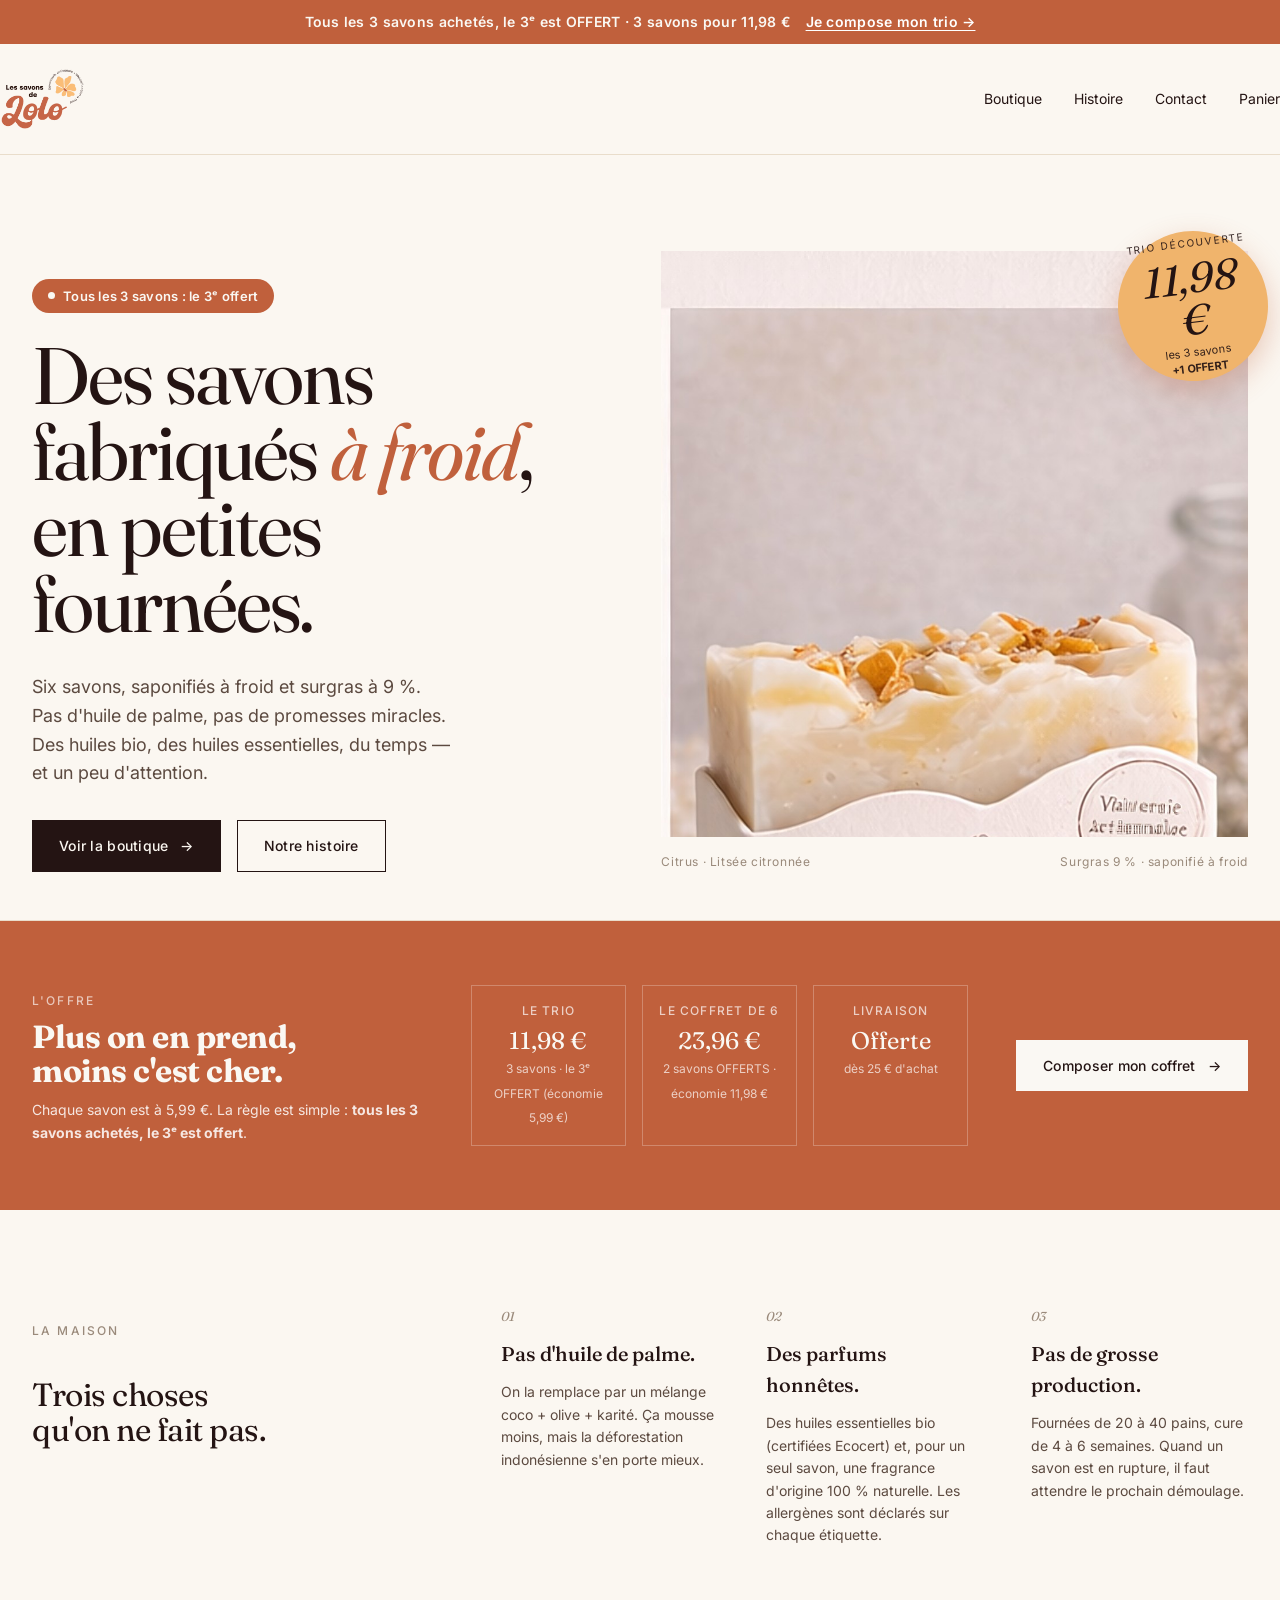
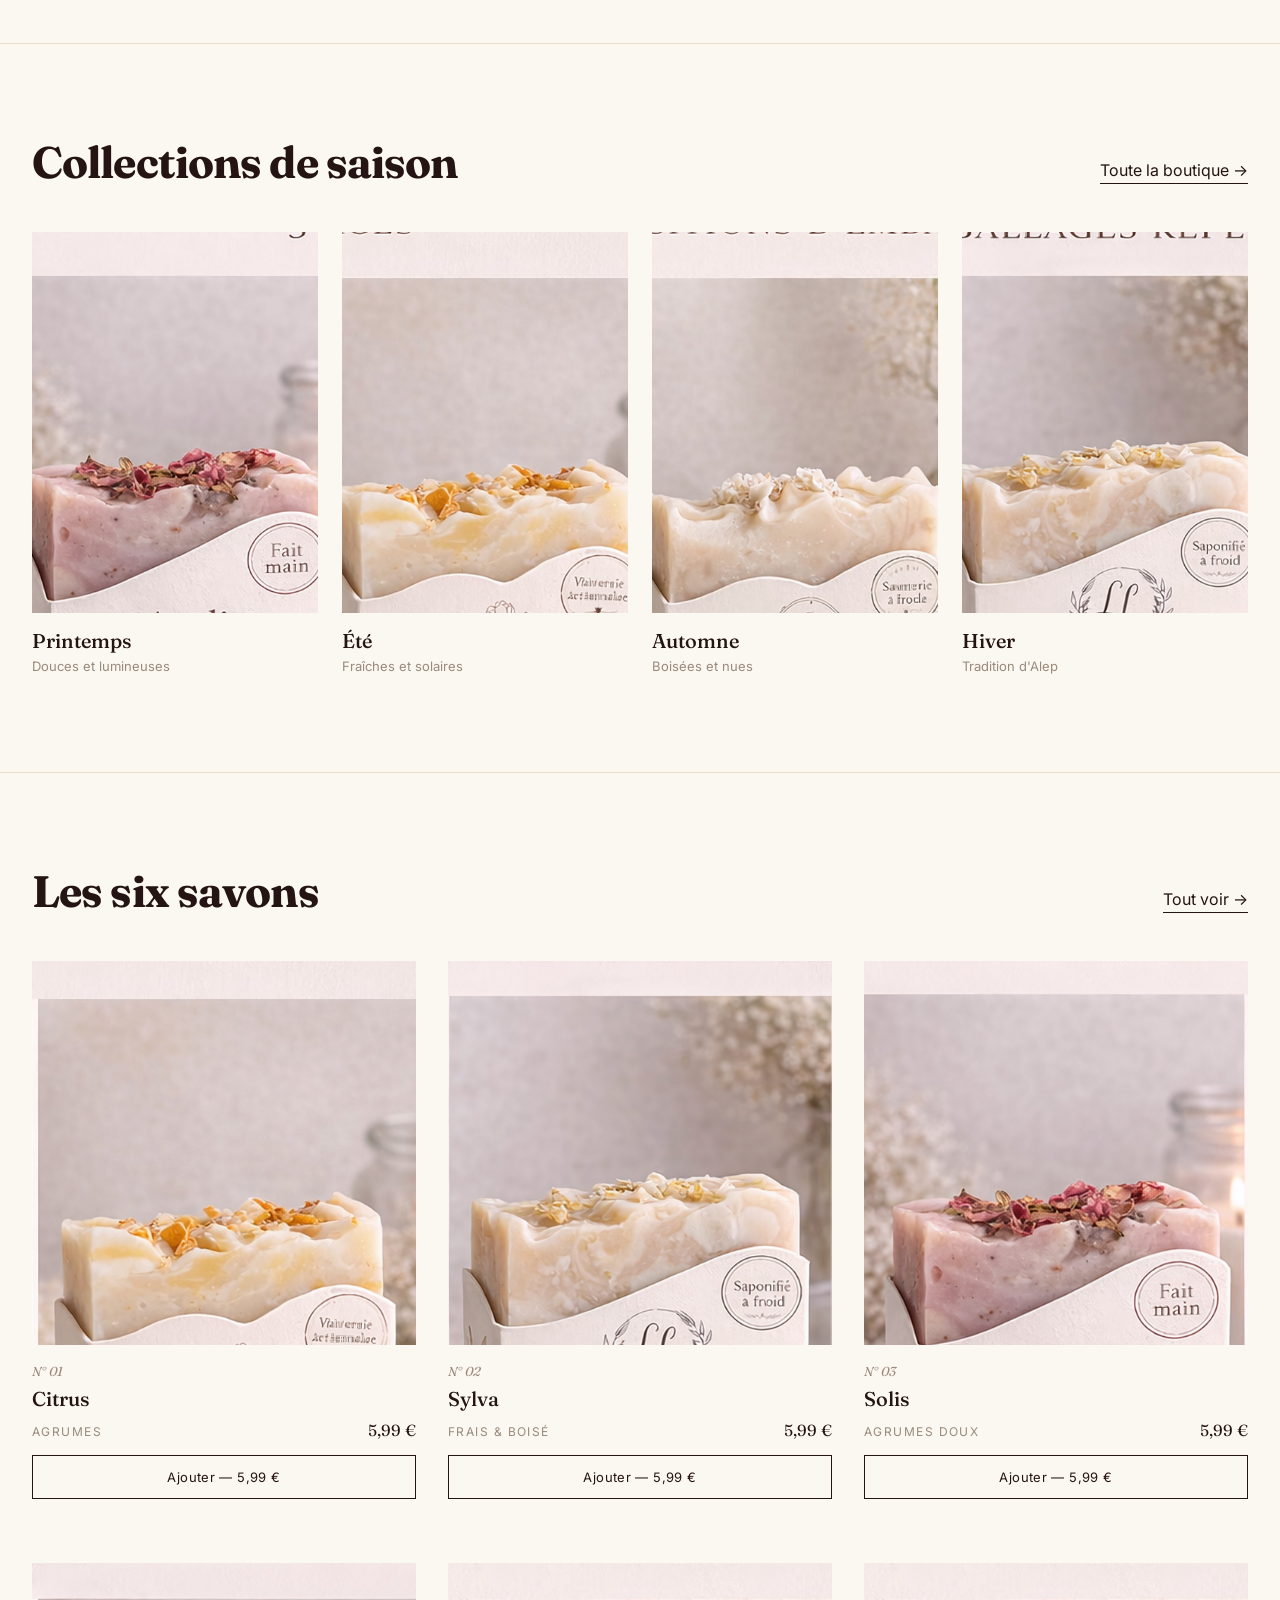
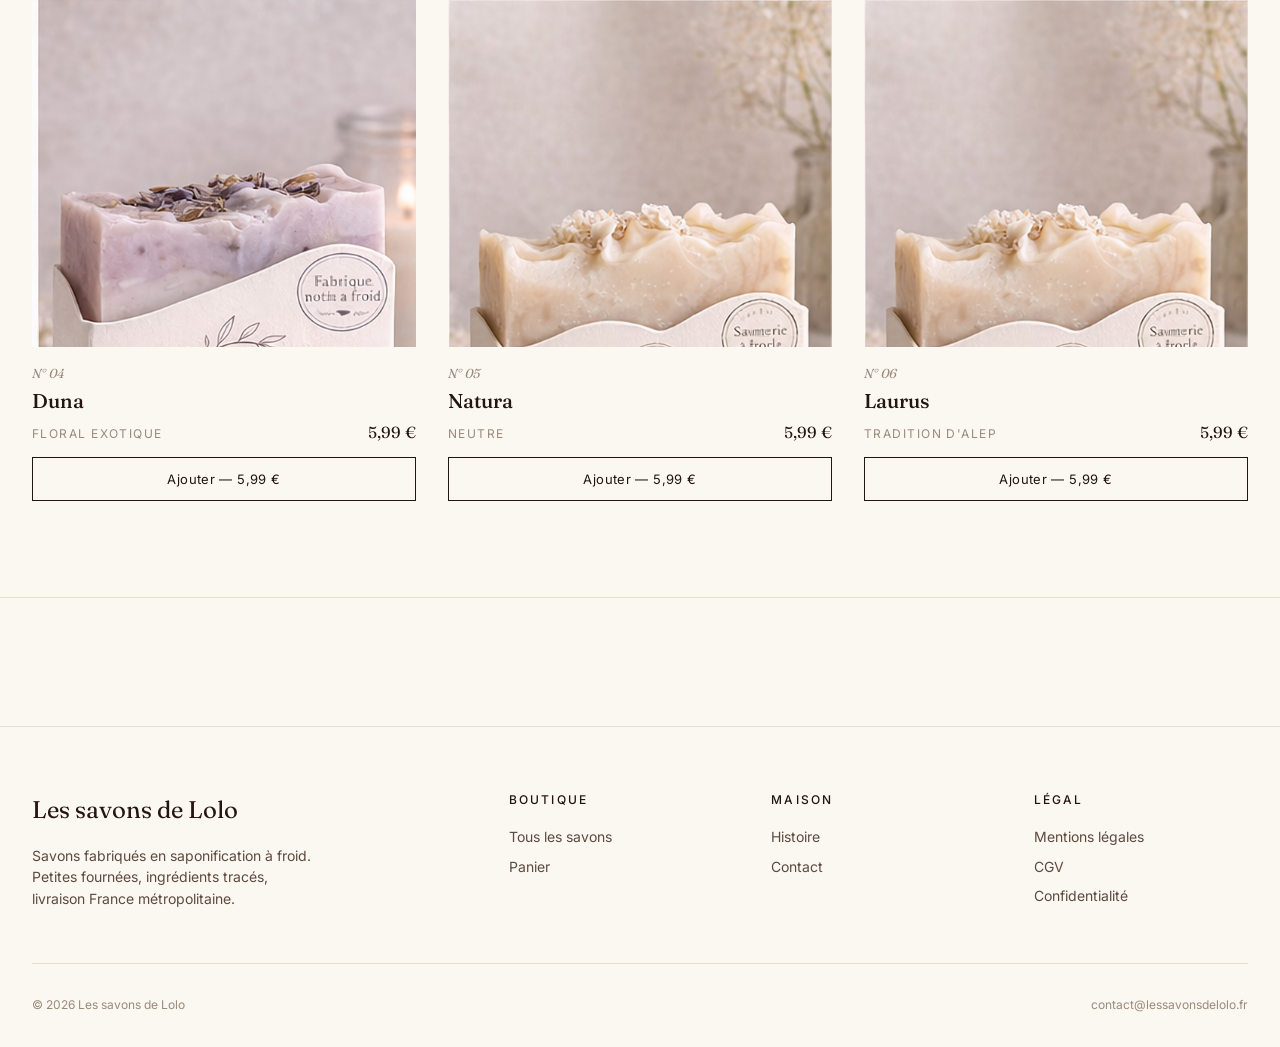
<file: index.html>
<!DOCTYPE html>
<html lang="fr">
<head>
    <meta charset="UTF-8">
    <meta http-equiv="Cache-Control" content="no-cache, no-store, must-revalidate">
    <meta http-equiv="Pragma" content="no-cache">
    <meta http-equiv="Expires" content="0">
    <meta name="viewport" content="width=device-width, initial-scale=1.0">
    <title>Les savons de Lolo — Savons fabriqués à froid</title>
    <meta name="description" content="Savons artisanaux fabriqués en saponification à froid, en petites fournées. Ingrédients bio, sans huile de palme.">
    <link rel="preconnect" href="https://fonts.googleapis.com">
    <link rel="preconnect" href="https://fonts.gstatic.com" crossorigin>
    <link href="https://fonts.googleapis.com/css2?family=Fraunces:ital,wght@0,400;0,500;1,400&family=Inter:wght@400;500&display=swap" rel="stylesheet">
    <link rel="icon" type="image/png" sizes="32x32" href="images/favicon-32.png">
    <link rel="apple-touch-icon" href="images/favicon-180.png">
    <link rel="stylesheet" href="css/style.css?v=12">
</head>
<body>

    <header class="site-header">
        <div class="wrap site-header__inner">
            <a href="index.html" class="brand" aria-label="Les savons de Lolo, accueil"><img src="images/logo-lolo-v2.png" alt="Les savons de Lolo — Savonnerie artisanale"></a>

            <nav class="main-nav" id="mainNav">
                <a href="boutique.html">Boutique</a>
                <a href="histoire.html">Histoire</a>
                <a href="contact.html">Contact</a>
                <a href="panier.html" class="cart-link">
                    Panier <span class="cart-link__count" data-count="0">0</span>
                </a>
            </nav>
            <button class="nav-burger" aria-label="Menu" aria-expanded="false">
                <span></span><span></span><span></span>
            </button>
        </div>
    </header>

    <main>

        <section class="hero">
            <div class="wrap hero__grid">
                <div class="hero__text">
                    <span class="hero__promo">Tous les 3 savons : le 3ᵉ offert</span>
                    <h1 class="hero__title">Des savons<br>fabriqués <em>à froid</em>,<br>en petites fournées.</h1>
                    <p class="hero__sub">
                        Six savons, saponifiés à froid et surgras à 9 %. Pas d'huile de palme,
                        pas de promesses miracles. Des huiles bio, des huiles essentielles,
                        du temps — et un peu d'attention.
                    </p>
                    <div class="hero__cta">
                        <a href="boutique.html" class="btn btn-primary arrow-right">Voir la boutique</a>
                        <a href="histoire.html" class="btn btn-ghost">Notre histoire</a>
                    </div>
                </div>
                <figure class="hero__visual">
                    <img class="hero__photo" src="images/produits/agrumes.jpg" alt="Savon artisanal, packaging bandeau crème">
                    <a class="hero__sticker" href="boutique.html" aria-label="Le 3ᵉ savon offert — 3 savons pour 11,98 €">
                        <span class="hero__sticker-strip">Trio découverte</span>
                        <span class="hero__sticker-price">11,98 €</span>
                        <span class="hero__sticker-sub">les 3 savons<br><strong>+1 OFFERT</strong></span>
                    </a>
                    <figcaption class="hero__caption">
                        <span>Citrus · Litsée citronnée</span>
                        <span>Surgras 9 % · saponifié à froid</span>
                    </figcaption>
                </figure>
            </div>
        </section>

        <section class="offer">
            <div class="wrap offer__inner">
                <div>
                    <span class="eyebrow">L'offre</span>
                    <h2>Plus on en prend,<br>moins c'est cher.</h2>
                    <p>Chaque savon est à 5,99 €. La règle est simple : <strong>tous les 3 savons achetés, le 3ᵉ est offert</strong>.</p>
                </div>
                <ul class="offer__tiers">
                    <li><strong>Le trio</strong><span>11,98 €</span><small>3 savons · le 3ᵉ OFFERT (économie 5,99 €)</small></li>
                    <li><strong>Le coffret de 6</strong><span>23,96 €</span><small>2 savons OFFERTS · économie 11,98 €</small></li>
                    <li><strong>Livraison</strong><span>Offerte</span><small>dès 25 € d'achat</small></li>
                </ul>
                <a href="boutique.html" class="btn btn-primary arrow-right">Composer mon coffret</a>
            </div>
        </section>

        <section class="manifesto">
            <div class="wrap manifesto__grid">
                <div class="manifesto__title">
                    <span class="eyebrow">La maison</span><br><br>
                    Trois choses<br>qu'on ne fait pas.
                </div>
                <div class="manifesto__list">
                    <div class="manifesto__item reveal">
                        <span class="num">01</span>
                        <h3>Pas d'huile de palme.</h3>
                        <p>On la remplace par un mélange coco + olive + karité. Ça mousse moins, mais la déforestation indonésienne s'en porte mieux.</p>
                    </div>
                    <div class="manifesto__item reveal">
                        <span class="num">02</span>
                        <h3>Des parfums honnêtes.</h3>
                        <p>Des huiles essentielles bio (certifiées Ecocert) et, pour un seul savon, une fragrance d'origine 100 % naturelle. Les allergènes sont déclarés sur chaque étiquette.</p>
                    </div>
                    <div class="manifesto__item reveal">
                        <span class="num">03</span>
                        <h3>Pas de grosse production.</h3>
                        <p>Fournées de 20 à 40 pains, cure de 4 à 6 semaines. Quand un savon est en rupture, il faut attendre le prochain démoulage.</p>
                    </div>
                </div>
            </div>
        </section>

        <section class="collections">
            <div class="wrap">
                <div class="section-head">
                    <h2 class="section-head__title">Collections de saison</h2>
                    <a href="boutique.html" class="btn-link arrow-right">Toute la boutique</a>
                </div>
                <div class="collections__grid">
                    <a class="collection-card" href="boutique.html?collection=printemps">
                        <div class="collection-card__photo"><img src="images/produits/rose-geranium.jpg" alt="Collection Printemps"></div>
                        <h3>Printemps</h3>
                        <p>Douces et lumineuses</p>
                    </a>
                    <a class="collection-card" href="boutique.html?collection=ete">
                        <div class="collection-card__photo"><img src="images/produits/agrumes.jpg" alt="Collection Été"></div>
                        <h3>Été</h3>
                        <p>Fraîches et solaires</p>
                    </a>
                    <a class="collection-card" href="boutique.html?collection=automne">
                        <div class="collection-card__photo"><img src="images/produits/fleur-coton.jpg" alt="Collection Automne"></div>
                        <h3>Automne</h3>
                        <p>Boisées et nues</p>
                    </a>
                    <a class="collection-card" href="boutique.html?collection=hiver">
                        <div class="collection-card__photo"><img src="images/produits/litsee-citronnee.jpg" alt="Collection Hiver"></div>
                        <h3>Hiver</h3>
                        <p>Tradition d'Alep</p>
                    </a>
                </div>
            </div>
        </section>

        <section class="shop-preview">
            <div class="wrap">
                <div class="section-head">
                    <h2 class="section-head__title">Les six savons</h2>
                    <a href="boutique.html" class="btn-link arrow-right">Tout voir</a>
                </div>
                <div class="products" id="homeProducts">
                    <!-- Injecté par JS -->
                </div>
            </div>
        </section>

    </main>

    <footer class="site-footer">
        <div class="wrap">
            <div class="site-footer__top">
                <div>
                    <div class="site-footer__brand">Les savons de Lolo</div>
                    <p class="site-footer__about">
                        Savons fabriqués en saponification à froid. Petites fournées,
                        ingrédients tracés, livraison France métropolitaine.
                    </p>
                </div>
                <div>
                    <h4>Boutique</h4>
                    <ul>
                        <li><a href="boutique.html">Tous les savons</a></li>
                        <li><a href="panier.html">Panier</a></li>
                    </ul>
                </div>
                <div>
                    <h4>Maison</h4>
                    <ul>
                        <li><a href="histoire.html">Histoire</a></li>
                        <li><a href="contact.html">Contact</a></li>
                    </ul>
                </div>
                <div>
                    <h4>Légal</h4>
                    <ul>
                        <li><a href="mentions-legales.html">Mentions légales</a></li>
                        <li><a href="cgv.html">CGV</a></li>
                        <li><a href="confidentialite.html">Confidentialité</a></li>
                    </ul>
                </div>
            </div>
            <div class="site-footer__bottom">
                <span>© 2026 Les savons de Lolo</span>
                <div class="site-footer__legal">
                    <a href="mailto:contact@lessavonsdelolo.fr">contact@lessavonsdelolo.fr</a>
                </div>
            </div>
        </div>
    </footer>

    <script src="js/products.js?v=11"></script>
    <script src="js/cart.js?v=11"></script>
    <script src="js/main.js?v=11"></script>
    <script>
        // Afficher les six savons sur l'accueil
        const container = document.getElementById('homeProducts');
        if (container) {
            container.innerHTML = Object.values(LSL.products).map(p => `
                    <article class="product">
                        <a class="product__link" href="produit.html?id=${p.id}">
                            <div class="product__photo">
                                <img src="${p.photo}" alt="${p.name}">
                            </div>
                            <div class="product__num">N° ${p.num}</div>
                            <div class="product__name">${p.name}</div>
                            <div class="product__meta">
                                <span class="product__cat">${p.categoryLabel}</span>
                                <span class="product__price">${LSL.formatPrice(p.price)}</span>
                            </div>
                        </a>
                        <button class="product__add" data-add="${p.id}">Ajouter — 5,99 €</button>
                    </article>
                `).join('');

            container.addEventListener('click', (e) => {
                const btn = e.target.closest('.product__add');
                if (!btn) return;
                const prod = LSL.products[btn.dataset.add];
                LSL.Cart.add(btn.dataset.add, 1);
                LSL.toast(`${prod.name} ajouté au panier`);
                btn.classList.add('is-added');
                btn.textContent = 'Ajouté ✓';
                setTimeout(() => { btn.classList.remove('is-added'); btn.textContent = 'Ajouter — 5,99 €'; }, 1400);
            });
        }
    </script>

</body>
</html>
</file>
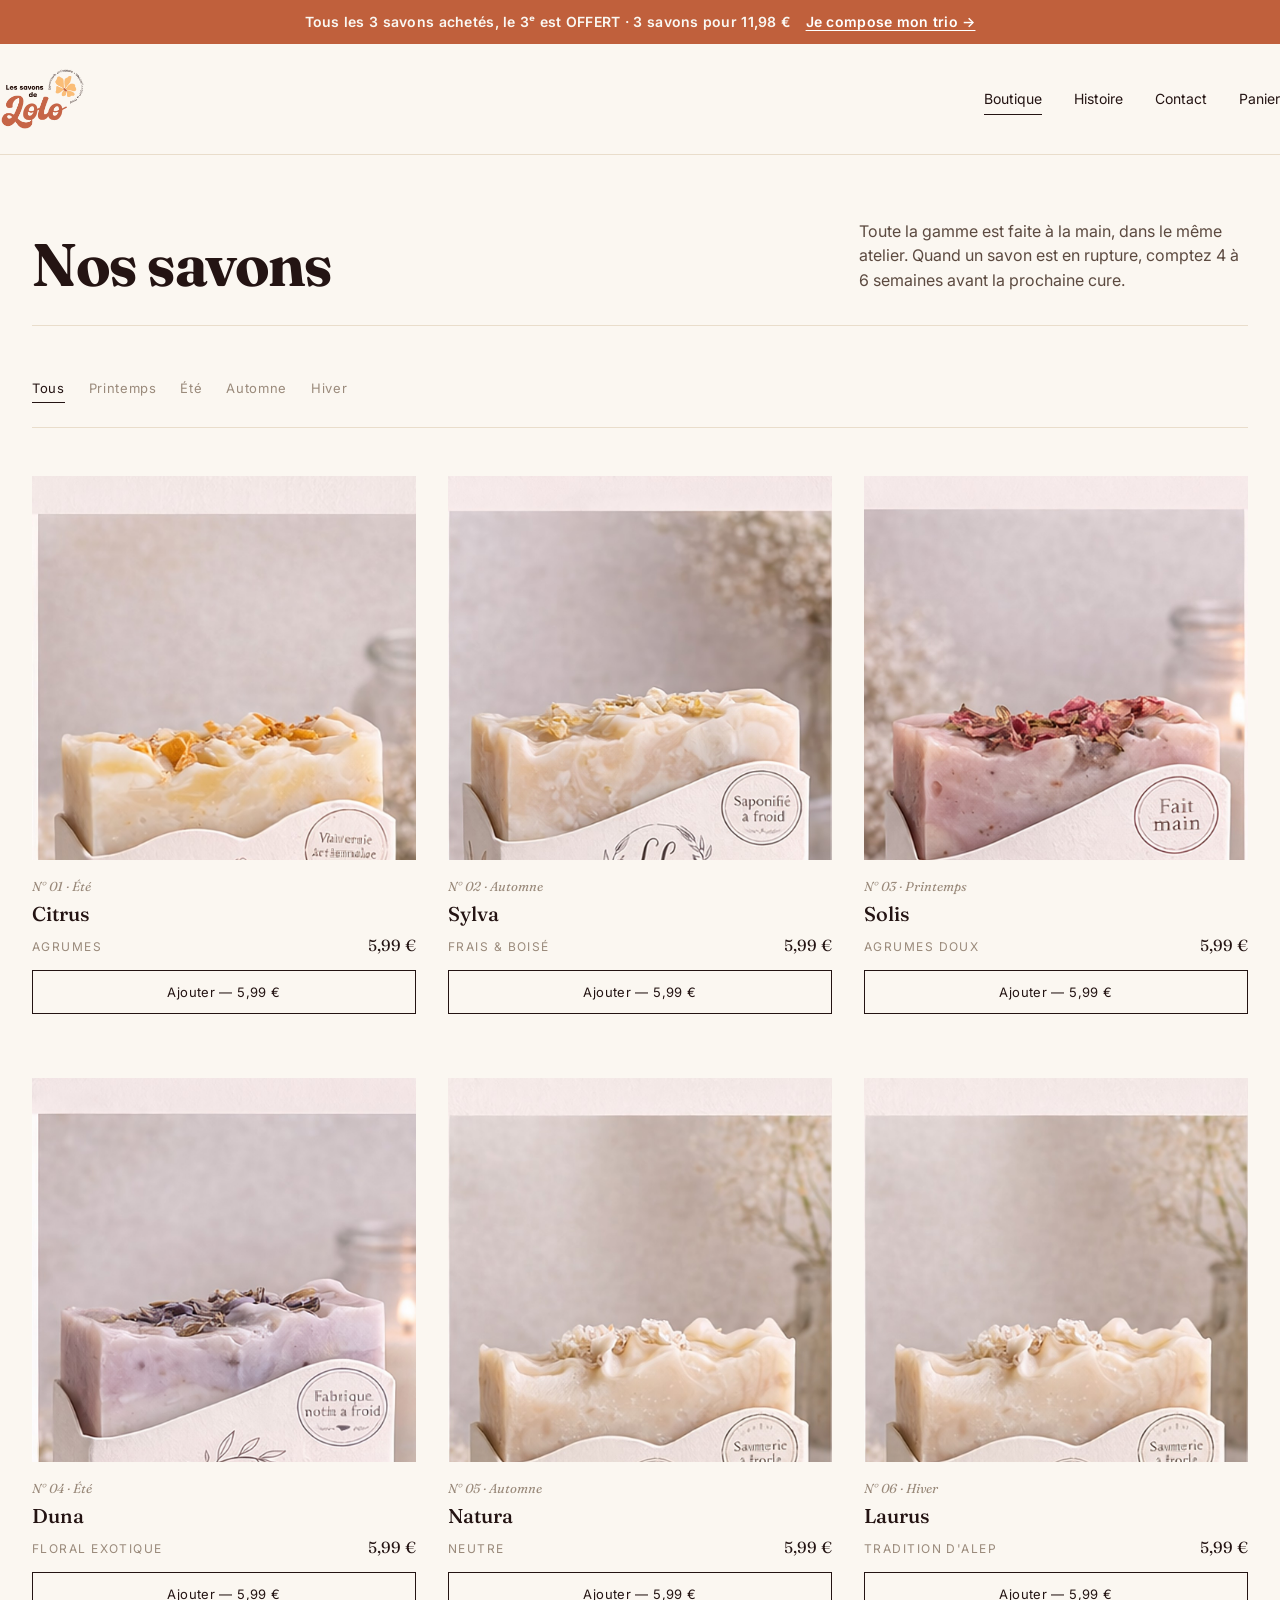
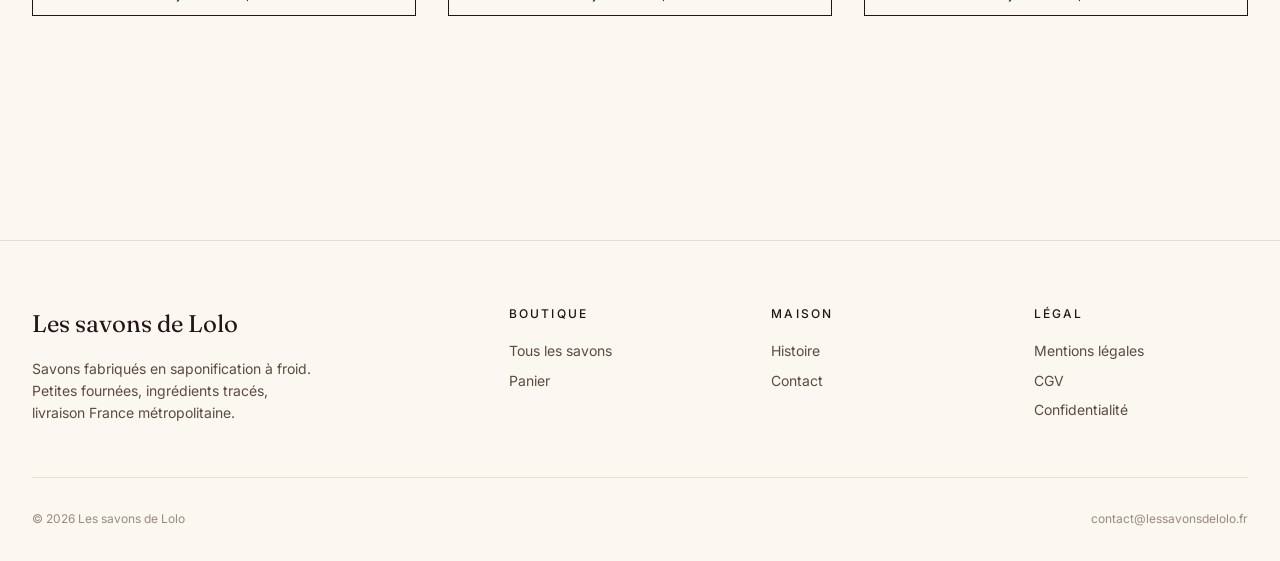
<file: boutique.html>
<!DOCTYPE html>
<html lang="fr">
<head>
    <meta charset="UTF-8">
    <meta http-equiv="Cache-Control" content="no-cache, no-store, must-revalidate">
    <meta http-equiv="Pragma" content="no-cache">
    <meta http-equiv="Expires" content="0">
    <meta name="viewport" content="width=device-width, initial-scale=1.0">
    <title>Boutique — Les savons de Lolo</title>
    <meta name="description" content="Les savons artisanaux de Les savons de Lolo : Citrus, Sylva, Solis, Duna, Natura et le savon d'Alep Laurus.">
    <link rel="preconnect" href="https://fonts.googleapis.com">
    <link rel="preconnect" href="https://fonts.gstatic.com" crossorigin>
    <link href="https://fonts.googleapis.com/css2?family=Fraunces:ital,wght@0,400;0,500;1,400&family=Inter:wght@400;500&display=swap" rel="stylesheet">
    <link rel="icon" type="image/png" sizes="32x32" href="images/favicon-32.png">
    <link rel="apple-touch-icon" href="images/favicon-180.png">
    <link rel="stylesheet" href="css/style.css?v=12">
</head>
<body>

    <header class="site-header">
        <div class="wrap site-header__inner">
            <a href="index.html" class="brand" aria-label="Les savons de Lolo, accueil"><img src="images/logo-lolo-v2.png" alt="Les savons de Lolo — Savonnerie artisanale"></a>
            <nav class="main-nav" id="mainNav">
                <a href="boutique.html" class="is-active">Boutique</a>
                <a href="histoire.html">Histoire</a>
                <a href="contact.html">Contact</a>
                <a href="panier.html" class="cart-link">
                    Panier <span class="cart-link__count" data-count="0">0</span>
                </a>
            </nav>
            <button class="nav-burger" aria-label="Menu" aria-expanded="false">
                <span></span><span></span><span></span>
            </button>
        </div>
    </header>

    <main class="shop">
        <div class="wrap">

            <div class="shop__head">
                <h1>Nos savons</h1>
                <p>
                    Toute la gamme est faite à la main, dans le même atelier.
                    Quand un savon est en rupture, comptez 4 à 6 semaines avant la prochaine cure.
                </p>
            </div>

            <div class="filters" id="filters">
                <button class="filter is-active" data-filter="all">Tous</button>
                <button class="filter" data-filter="printemps">Printemps</button>
                <button class="filter" data-filter="ete">Été</button>
                <button class="filter" data-filter="automne">Automne</button>
                <button class="filter" data-filter="hiver">Hiver</button>
            </div>

            <div class="products" id="shopProducts">
                <!-- Injecté par JS -->
            </div>

        </div>
    </main>

    <footer class="site-footer">
        <div class="wrap">
            <div class="site-footer__top">
                <div>
                    <div class="site-footer__brand">Les savons de Lolo</div>
                    <p class="site-footer__about">
                        Savons fabriqués en saponification à froid. Petites fournées,
                        ingrédients tracés, livraison France métropolitaine.
                    </p>
                </div>
                <div>
                    <h4>Boutique</h4>
                    <ul>
                        <li><a href="boutique.html">Tous les savons</a></li>
                        <li><a href="panier.html">Panier</a></li>
                    </ul>
                </div>
                <div>
                    <h4>Maison</h4>
                    <ul>
                        <li><a href="histoire.html">Histoire</a></li>
                        <li><a href="contact.html">Contact</a></li>
                    </ul>
                </div>
                <div>
                    <h4>Légal</h4>
                    <ul>
                        <li><a href="mentions-legales.html">Mentions légales</a></li>
                        <li><a href="cgv.html">CGV</a></li>
                        <li><a href="confidentialite.html">Confidentialité</a></li>
                    </ul>
                </div>
            </div>
            <div class="site-footer__bottom">
                <span>© 2026 Les savons de Lolo</span>
                <div class="site-footer__legal">
                    <a href="mailto:contact@lessavonsdelolo.fr">contact@lessavonsdelolo.fr</a>
                </div>
            </div>
        </div>
    </footer>

    <script src="js/products.js?v=11"></script>
    <script src="js/cart.js?v=11"></script>
    <script src="js/main.js?v=11"></script>
    <script>
        const grid = document.getElementById('shopProducts');
        const filterBar = document.getElementById('filters');

        function render(filter = 'all') {
            const items = Object.values(LSL.products)
                .filter(p => filter === 'all' || p.collection === filter);
            grid.innerHTML = items.map(p => `
                    <article class="product">
                        <a class="product__link" href="produit.html?id=${p.id}">
                            <div class="product__photo">
                                <img src="${p.photo}" alt="${p.name}">
                            </div>
                            <div class="product__num">N° ${p.num} · ${LSL.collectionLabel(p.collection)}</div>
                            <div class="product__name">${p.name}</div>
                            <div class="product__meta">
                                <span class="product__cat">${p.categoryLabel}</span>
                                <span class="product__price">${LSL.formatPrice(p.price)}</span>
                            </div>
                        </a>
                        <button class="product__add" data-add="${p.id}">Ajouter — 5,99 €</button>
                    </article>
                `).join('') || '<p style="color:var(--ink-mute)">Aucun savon dans cette collection pour le moment.</p>';
        }

        function setActive(filter) {
            filterBar.querySelectorAll('.filter').forEach(b =>
                b.classList.toggle('is-active', b.dataset.filter === filter));
        }

        // Ajout au panier (délégation — survit aux re-rendus de la grille)
        grid.addEventListener('click', (e) => {
            const btn = e.target.closest('.product__add');
            if (!btn) return;
            const prod = LSL.products[btn.dataset.add];
            LSL.Cart.add(btn.dataset.add, 1);
            LSL.toast(`${prod.name} ajouté au panier`);
            btn.classList.add('is-added');
            btn.textContent = 'Ajouté ✓';
            setTimeout(() => { btn.classList.remove('is-added'); btn.textContent = 'Ajouter — 5,99 €'; }, 1400);
        });

        filterBar.addEventListener('click', (e) => {
            const btn = e.target.closest('.filter');
            if (!btn) return;
            setActive(btn.dataset.filter);
            render(btn.dataset.filter);
        });

        // Pré-sélection via ?collection=
        const initial = new URLSearchParams(location.search).get('collection');
        if (initial && LSL.collections[initial]) {
            setActive(initial);
            render(initial);
        } else {
            render();
        }
    </script>

</body>
</html>
</file>
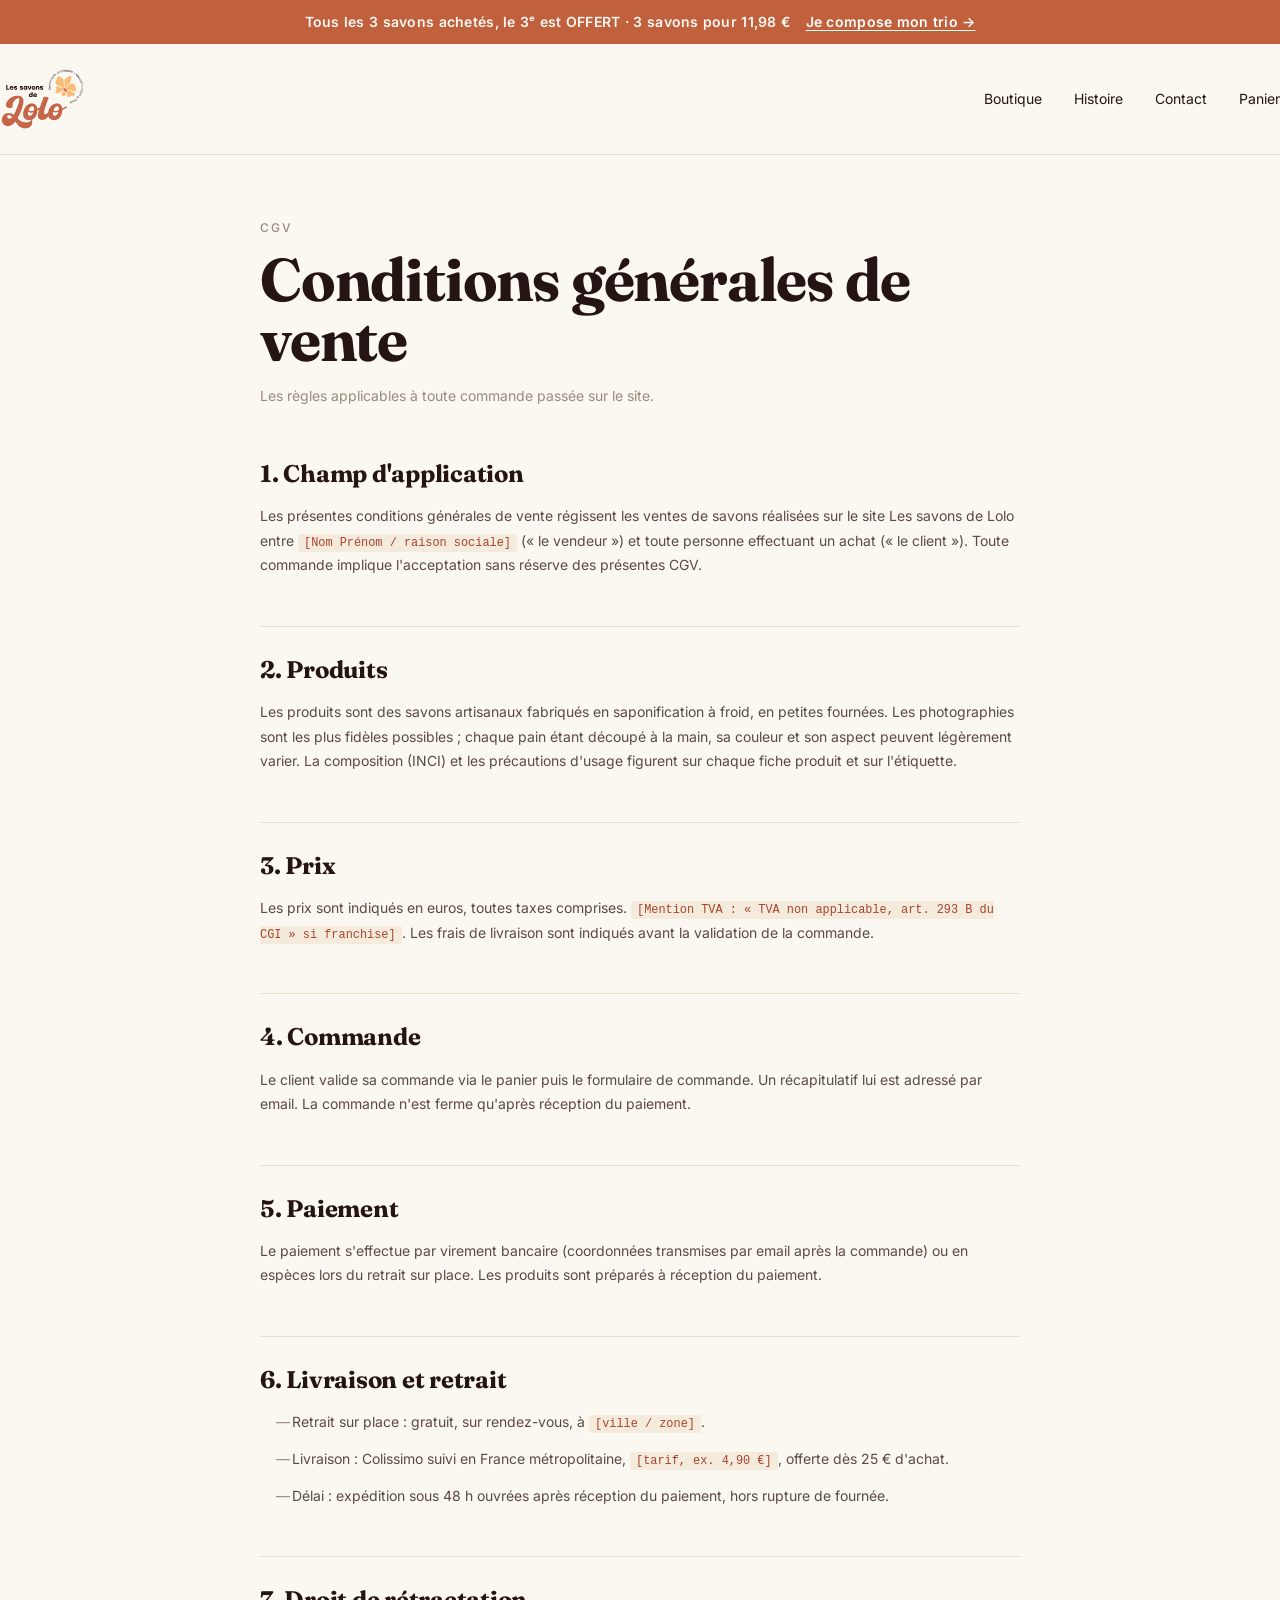
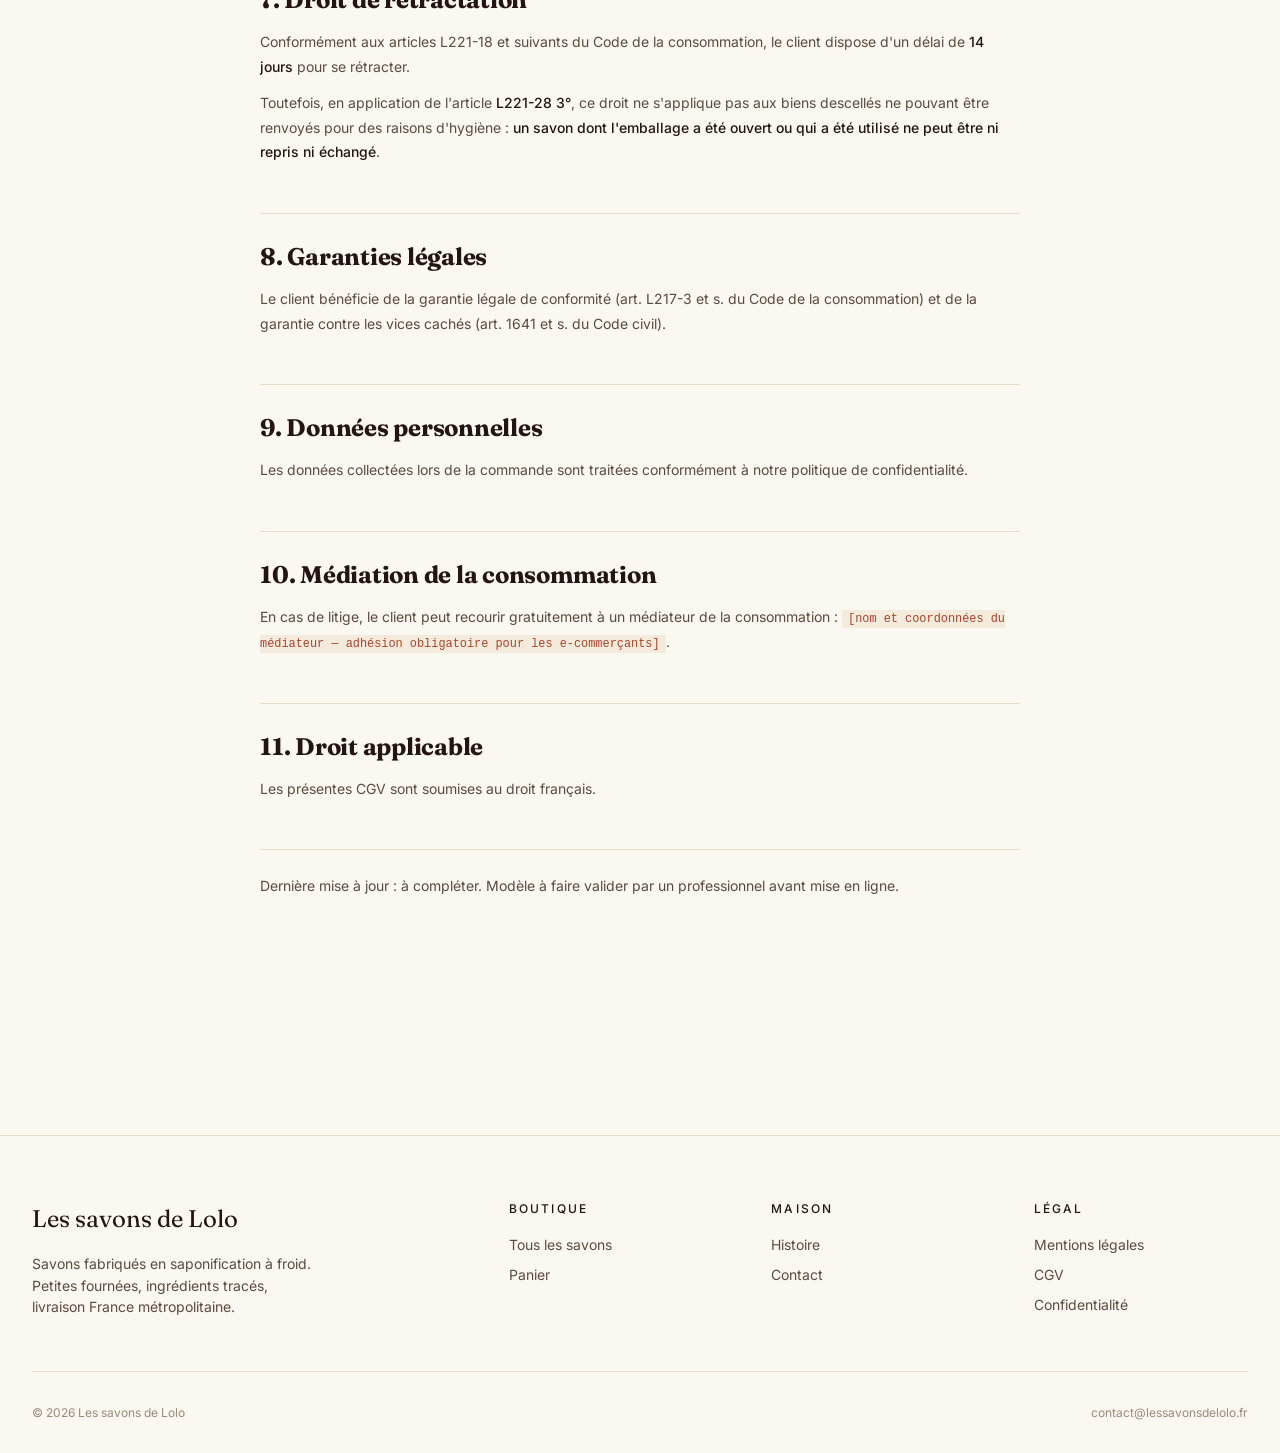
<file: cgv.html>
<!DOCTYPE html>
<html lang="fr">
<head>
    <meta charset="UTF-8">
    <meta http-equiv="Cache-Control" content="no-cache, no-store, must-revalidate">
    <meta http-equiv="Pragma" content="no-cache">
    <meta http-equiv="Expires" content="0">
    <meta name="viewport" content="width=device-width, initial-scale=1.0">
    <title>Conditions générales de vente — Les savons de Lolo</title>
    <meta name="description" content="">
    <meta name="robots" content="noindex">
    <link rel="preconnect" href="https://fonts.googleapis.com">
    <link rel="preconnect" href="https://fonts.gstatic.com" crossorigin>
    <link href="https://fonts.googleapis.com/css2?family=Fraunces:ital,wght@0,400;0,500;1,400&family=Inter:wght@400;500&display=swap" rel="stylesheet">
    <link rel="icon" type="image/png" sizes="32x32" href="images/favicon-32.png">
    <link rel="apple-touch-icon" href="images/favicon-180.png">
    <link rel="stylesheet" href="css/style.css?v=12">
</head>
<body>

    <header class="site-header">
        <div class="wrap site-header__inner">
            <a href="index.html" class="brand" aria-label="Les savons de Lolo, accueil"><img src="images/logo-lolo-v2.png" alt="Les savons de Lolo — Savonnerie artisanale"></a>
            <nav class="main-nav" id="mainNav">
                <a href="boutique.html">Boutique</a>
                <a href="histoire.html">Histoire</a>
                <a href="contact.html">Contact</a>
                <a href="panier.html" class="cart-link">Panier <span class="cart-link__count" data-count="0">0</span></a>
            </nav>
            <button class="nav-burger" aria-label="Menu" aria-expanded="false"><span></span><span></span><span></span></button>
        </div>
    </header>

    <main class="legal">
        <div class="wrap">
            <div class="legal__head">
                <span class="eyebrow">CGV</span>
                <h1>Conditions générales de vente</h1>
                <p>Les règles applicables à toute commande passée sur le site.</p>
            </div>
            <div class="legal__body">
                <h2>1. Champ d'application</h2>
                <p>
                    Les présentes conditions générales de vente régissent les ventes de savons réalisées
                    sur le site Les savons de Lolo entre <span class="todo">[Nom Prénom / raison sociale]</span> (« le vendeur »)
                    et toute personne effectuant un achat (« le client »). Toute commande implique
                    l'acceptation sans réserve des présentes CGV.
                </p>

                <h2>2. Produits</h2>
                <p>
                    Les produits sont des savons artisanaux fabriqués en saponification à froid, en petites
                    fournées. Les photographies sont les plus fidèles possibles ; chaque pain étant découpé à
                    la main, sa couleur et son aspect peuvent légèrement varier. La composition (INCI) et les
                    précautions d'usage figurent sur chaque fiche produit et sur l'étiquette.
                </p>

                <h2>3. Prix</h2>
                <p>
                    Les prix sont indiqués en euros, toutes taxes comprises.
                    <span class="todo">[Mention TVA : « TVA non applicable, art. 293 B du CGI » si franchise]</span>.
                    Les frais de livraison sont indiqués avant la validation de la commande.
                </p>

                <h2>4. Commande</h2>
                <p>
                    Le client valide sa commande via le panier puis le formulaire de commande. Un récapitulatif
                    lui est adressé par email. La commande n'est ferme qu'après réception du paiement.
                </p>

                <h2>5. Paiement</h2>
                <p>
                    Le paiement s'effectue par virement bancaire (coordonnées transmises par email après la
                    commande) ou en espèces lors du retrait sur place. Les produits sont préparés à réception
                    du paiement.
                </p>

                <h2>6. Livraison et retrait</h2>
                <ul>
                    <li>Retrait sur place : gratuit, sur rendez-vous, à <span class="todo">[ville / zone]</span>.</li>
                    <li>Livraison : Colissimo suivi en France métropolitaine, <span class="todo">[tarif, ex. 4,90 €]</span>, offerte dès 25 € d'achat.</li>
                    <li>Délai : expédition sous 48 h ouvrées après réception du paiement, hors rupture de fournée.</li>
                </ul>

                <h2>7. Droit de rétractation</h2>
                <p>
                    Conformément aux articles L221-18 et suivants du Code de la consommation, le client dispose
                    d'un délai de <strong>14 jours</strong> pour se rétracter.
                </p>
                <p>
                    Toutefois, en application de l'article <strong>L221-28 3°</strong>, ce droit ne s'applique
                    pas aux biens descellés ne pouvant être renvoyés pour des raisons d'hygiène :
                    <strong>un savon dont l'emballage a été ouvert ou qui a été utilisé ne peut être ni repris
                    ni échangé</strong>.
                </p>

                <h2>8. Garanties légales</h2>
                <p>
                    Le client bénéficie de la garantie légale de conformité (art. L217-3 et s. du Code de la
                    consommation) et de la garantie contre les vices cachés (art. 1641 et s. du Code civil).
                </p>

                <h2>9. Données personnelles</h2>
                <p>
                    Les données collectées lors de la commande sont traitées conformément à notre
                    <a href="confidentialite.html">politique de confidentialité</a>.
                </p>

                <h2>10. Médiation de la consommation</h2>
                <p>
                    En cas de litige, le client peut recourir gratuitement à un médiateur de la consommation :
                    <span class="todo">[nom et coordonnées du médiateur — adhésion obligatoire pour les e-commerçants]</span>.
                </p>

                <h2>11. Droit applicable</h2>
                <p>Les présentes CGV sont soumises au droit français.</p>

                <p class="legal__updated">Dernière mise à jour : à compléter. Modèle à faire valider par un professionnel avant mise en ligne.</p>
            </div>
        </div>
    </main>

    <footer class="site-footer">
        <div class="wrap">
            <div class="site-footer__top">
                <div>
                    <div class="site-footer__brand">Les savons de Lolo</div>
                    <p class="site-footer__about">
                        Savons fabriqués en saponification à froid. Petites fournées,
                        ingrédients tracés, livraison France métropolitaine.
                    </p>
                </div>
                <div>
                    <h4>Boutique</h4>
                    <ul>
                        <li><a href="boutique.html">Tous les savons</a></li>
                        <li><a href="panier.html">Panier</a></li>
                    </ul>
                </div>
                <div>
                    <h4>Maison</h4>
                    <ul>
                        <li><a href="histoire.html">Histoire</a></li>
                        <li><a href="contact.html">Contact</a></li>
                    </ul>
                </div>
                <div>
                    <h4>Légal</h4>
                    <ul>
                        <li><a href="mentions-legales.html">Mentions légales</a></li>
                        <li><a href="cgv.html">CGV</a></li>
                        <li><a href="confidentialite.html">Confidentialité</a></li>
                    </ul>
                </div>
            </div>
            <div class="site-footer__bottom">
                <span>© 2026 Les savons de Lolo</span>
                <div class="site-footer__legal">
                    <a href="mailto:contact@lessavonsdelolo.fr">contact@lessavonsdelolo.fr</a>
                </div>
            </div>
        </div>
    </footer>

    <script src="js/products.js?v=9"></script>
    <script src="js/cart.js?v=9"></script>
    <script src="js/main.js?v=9"></script>

</body>
</html>
</file>
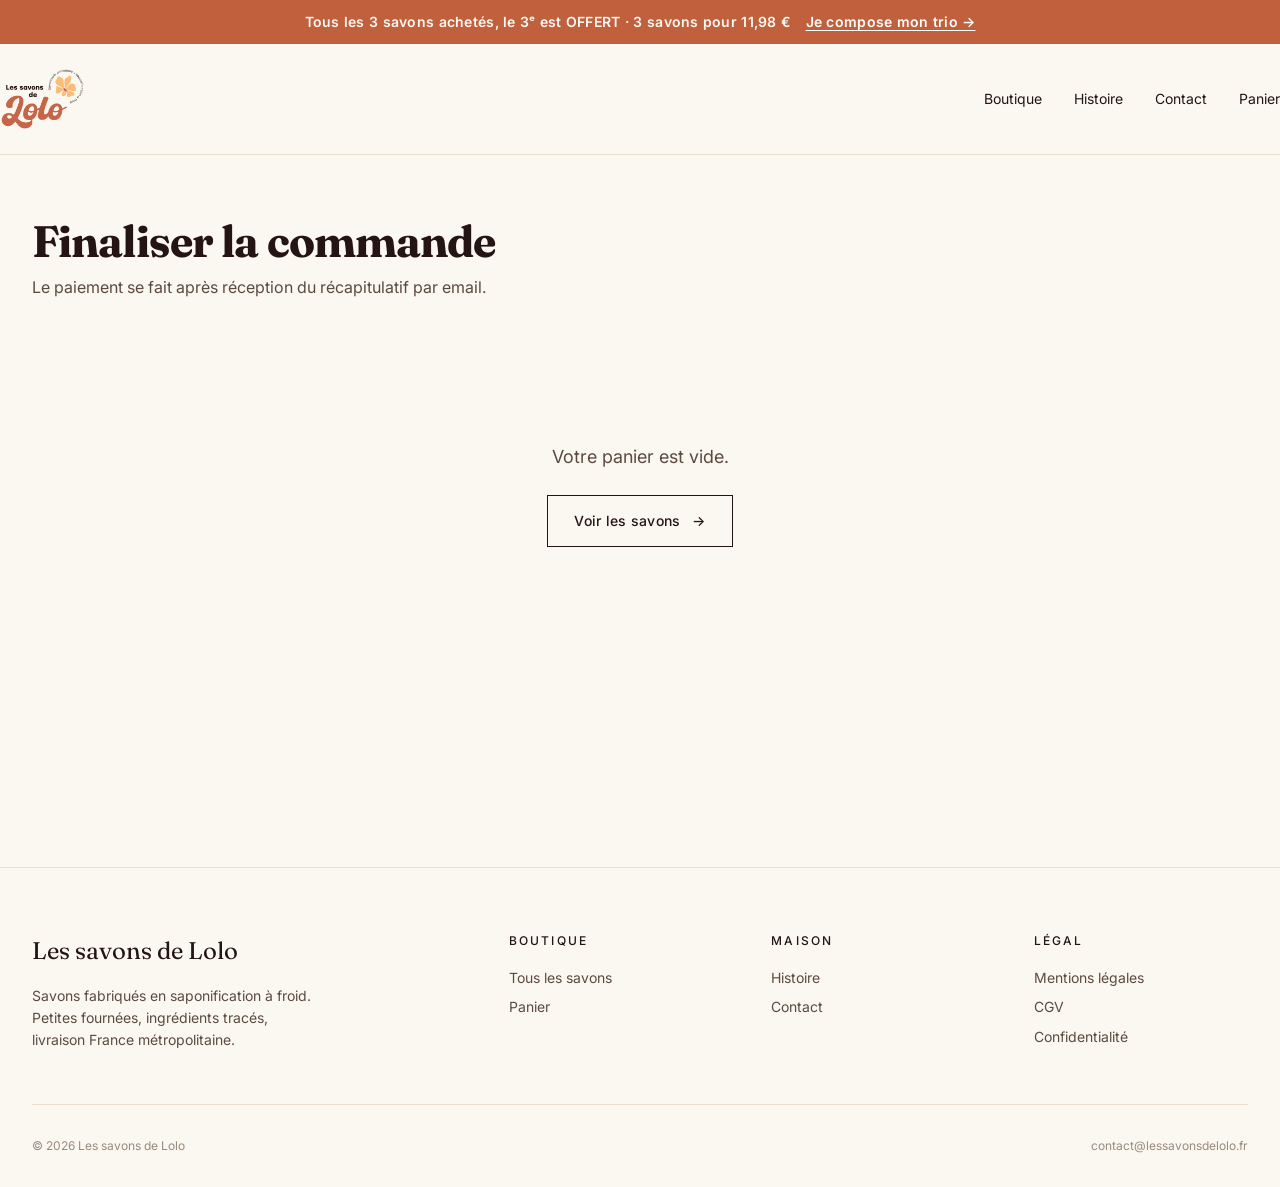
<file: checkout.html>
<!DOCTYPE html>
<html lang="fr">
<head>
    <meta charset="UTF-8">
    <meta http-equiv="Cache-Control" content="no-cache, no-store, must-revalidate">
    <meta http-equiv="Pragma" content="no-cache">
    <meta http-equiv="Expires" content="0">
    <meta name="viewport" content="width=device-width, initial-scale=1.0">
    <title>Commande — Les savons de Lolo</title>
    <link rel="preconnect" href="https://fonts.googleapis.com">
    <link rel="preconnect" href="https://fonts.gstatic.com" crossorigin>
    <link href="https://fonts.googleapis.com/css2?family=Fraunces:ital,wght@0,400;0,500;1,400&family=Inter:wght@400;500&display=swap" rel="stylesheet">
    <link rel="icon" type="image/png" sizes="32x32" href="images/favicon-32.png">
    <link rel="apple-touch-icon" href="images/favicon-180.png">
    <link rel="stylesheet" href="css/style.css?v=12">
</head>
<body>

    <header class="site-header">
        <div class="wrap site-header__inner">
            <a href="index.html" class="brand" aria-label="Les savons de Lolo, accueil"><img src="images/logo-lolo-v2.png" alt="Les savons de Lolo — Savonnerie artisanale"></a>
            <nav class="main-nav" id="mainNav">
                <a href="boutique.html">Boutique</a>
                <a href="histoire.html">Histoire</a>
                <a href="contact.html">Contact</a>
                <a href="panier.html" class="cart-link">
                    Panier <span class="cart-link__count" data-count="0">0</span>
                </a>
            </nav>
            <button class="nav-burger" aria-label="Menu" aria-expanded="false">
                <span></span><span></span><span></span>
            </button>
        </div>
    </header>

    <main class="checkout">
        <div class="wrap">
            <h1>Finaliser la commande</h1>
            <p class="checkout__sub">Le paiement se fait après réception du récapitulatif par email.</p>

            <div id="checkoutContent"></div>
        </div>
    </main>

    <footer class="site-footer">
        <div class="wrap">
            <div class="site-footer__top">
                <div>
                    <div class="site-footer__brand">Les savons de Lolo</div>
                    <p class="site-footer__about">
                        Savons fabriqués en saponification à froid. Petites fournées,
                        ingrédients tracés, livraison France métropolitaine.
                    </p>
                </div>
                <div>
                    <h4>Boutique</h4>
                    <ul>
                        <li><a href="boutique.html">Tous les savons</a></li>
                        <li><a href="panier.html">Panier</a></li>
                    </ul>
                </div>
                <div>
                    <h4>Maison</h4>
                    <ul>
                        <li><a href="histoire.html">Histoire</a></li>
                        <li><a href="contact.html">Contact</a></li>
                    </ul>
                </div>
                <div>
                    <h4>Légal</h4>
                    <ul>
                        <li><a href="mentions-legales.html">Mentions légales</a></li>
                        <li><a href="cgv.html">CGV</a></li>
                        <li><a href="confidentialite.html">Confidentialité</a></li>
                    </ul>
                </div>
            </div>
            <div class="site-footer__bottom">
                <span>© 2026 Les savons de Lolo</span>
                <div class="site-footer__legal">
                    <a href="mailto:contact@lessavonsdelolo.fr">contact@lessavonsdelolo.fr</a>
                </div>
            </div>
        </div>
    </footer>

    <script src="js/products.js?v=7"></script>
    <script src="js/cart.js?v=7"></script>
    <script src="js/main.js?v=7"></script>
    <script>
        // Endpoint Formspree à remplacer par celui de Lolo (ou un autre service mail)
        // Tant qu'il n'est pas configuré, le formulaire stocke localement et redirige.
        const FORMSPREE_ENDPOINT = ''; // ex: 'https://formspree.io/f/xxxxxxx'

        const SHIPPING_THRESHOLD = LSL.SHIPPING.threshold;
        const SHIPPING_COST = LSL.SHIPPING.cost;

        const root = document.getElementById('checkoutContent');
        const lines = LSL.Cart.lines();

        if (!lines.length) {
            root.innerHTML = `
                <div class="cart-empty">
                    <p>Votre panier est vide.</p>
                    <a class="btn btn-ghost arrow-right" href="boutique.html">Voir les savons</a>
                </div>
            `;
        } else {
            const p = LSL.Cart.pricing();
            const subtotal = p.net;

            function computeShipping(mode) {
                if (mode === 'pickup') return 0;
                return subtotal >= SHIPPING_THRESHOLD ? 0 : SHIPPING_COST;
            }

            root.innerHTML = `
                <form id="orderForm" class="checkout__grid" novalidate>
                    <div>
                        <div class="form-section">
                            <h2>Vos coordonnées</h2>
                            <div class="field-row">
                                <div class="field">
                                    <label for="firstname">Prénom</label>
                                    <input id="firstname" name="firstname" type="text" required>
                                </div>
                                <div class="field">
                                    <label for="lastname">Nom</label>
                                    <input id="lastname" name="lastname" type="text" required>
                                </div>
                            </div>
                            <div class="field">
                                <label for="email">Email</label>
                                <input id="email" name="email" type="email" required>
                            </div>
                            <div class="field">
                                <label for="phone">Téléphone (optionnel)</label>
                                <input id="phone" name="phone" type="tel">
                            </div>
                        </div>

                        <div class="form-section">
                            <h2>Mode de livraison</h2>
                            <div class="choices" id="shippingChoices">
                                <label class="choice">
                                    <input type="radio" name="shipping" value="pickup" checked>
                                    <span class="choice__body">
                                        <strong>Retrait sur place — Gratuit</strong>
                                        <small>Sur rendez-vous, dans la région. Lolo vous contactera pour fixer un créneau.</small>
                                    </span>
                                </label>
                                <label class="choice">
                                    <input type="radio" name="shipping" value="delivery">
                                    <span class="choice__body">
                                        <strong>Livraison à domicile — ${LSL.formatPrice(SHIPPING_COST)}${subtotal >= SHIPPING_THRESHOLD ? ' (offerte)' : ' (offerte dès ' + SHIPPING_THRESHOLD + ' €)'}</strong>
                                        <small>Colissimo suivi, France métropolitaine. Expédié sous 48 h après réception du paiement.</small>
                                    </span>
                                </label>
                            </div>
                        </div>

                        <div class="form-section" id="addressBlock" hidden>
                            <h2>Adresse de livraison</h2>
                            <div class="field">
                                <label for="address">Adresse</label>
                                <input id="address" name="address" type="text">
                            </div>
                            <div class="field-row">
                                <div class="field">
                                    <label for="postal">Code postal</label>
                                    <input id="postal" name="postal" type="text" inputmode="numeric" pattern="[0-9]{5}">
                                </div>
                                <div class="field">
                                    <label for="city">Ville</label>
                                    <input id="city" name="city" type="text">
                                </div>
                            </div>
                        </div>

                        <div class="form-section">
                            <h2>Paiement</h2>
                            <div class="choices">
                                <label class="choice">
                                    <input type="radio" name="payment" value="transfer" checked>
                                    <span class="choice__body">
                                        <strong>Virement bancaire</strong>
                                        <small>Vous recevrez l'IBAN par email après validation. La commande est préparée à réception du paiement.</small>
                                    </span>
                                </label>
                                <label class="choice">
                                    <input type="radio" name="payment" value="cash">
                                    <span class="choice__body">
                                        <strong>Espèces — au retrait uniquement</strong>
                                        <small>Réglé sur place lors du retrait du colis.</small>
                                    </span>
                                </label>
                            </div>
                        </div>

                        <div class="form-section">
                            <h2>Une précision ?</h2>
                            <div class="field">
                                <label for="note">Message (optionnel)</label>
                                <textarea id="note" name="note" rows="3" placeholder="Allergie, demande particulière, créneau de retrait souhaité..."></textarea>
                            </div>
                        </div>

                        <button type="submit" class="btn btn-primary btn-block arrow-right" id="submitBtn">Valider la commande</button>
                        <p style="font-size: 0.75rem; color: var(--ink-mute); margin-top: 1rem; line-height: 1.5;">
                            En validant, vous acceptez les conditions générales de vente. Aucun débit immédiat —
                            la commande est confirmée dès réception du paiement.
                        </p>
                    </div>

                    <aside class="checkout__summary">
                        <h3>Votre commande</h3>
                        <div class="checkout__lines">
                            ${lines.map(l => `
                                <div class="checkout__line">
                                    <img src="${l.product.photo}" alt="${l.product.name}">
                                    <div>
                                        <strong>${l.product.name}</strong>
                                        <small>${l.product.weight} · ×${l.qty}</small>
                                    </div>
                                    <span>${LSL.formatPrice(l.product.price * l.qty)}</span>
                                </div>
                            `).join('')}
                        </div>
                        <div class="cart__row" style="margin-top: 1rem;">
                            <span>${p.count} savon${p.count > 1 ? 's' : ''}</span>
                            <span>${LSL.formatPrice(p.gross)}</span>
                        </div>
                        ${p.discount > 0 ? `
                            <div class="cart__row cart__row--offer">
                                <span>${p.offer}</span>
                                <span>−${LSL.formatPrice(p.discount)}</span>
                            </div>
                        ` : ''}
                        <div class="cart__row">
                            <span>Livraison</span>
                            <span id="shipLabel">0,00 €</span>
                        </div>
                        <div class="cart__row cart__row--total">
                            <span>Total</span>
                            <span id="totalLabel">${LSL.formatPrice(subtotal)}</span>
                        </div>
                    </aside>
                </form>
            `;

            const form = document.getElementById('orderForm');
            const addressBlock = document.getElementById('addressBlock');
            const shipLabel = document.getElementById('shipLabel');
            const totalLabel = document.getElementById('totalLabel');

            function refreshShipping() {
                const mode = form.querySelector('input[name="shipping"]:checked').value;
                const ship = computeShipping(mode);
                shipLabel.textContent = ship === 0 ? '0,00 €' : LSL.formatPrice(ship);
                totalLabel.textContent = LSL.formatPrice(subtotal + ship);
                addressBlock.hidden = (mode !== 'delivery');
                ['address', 'postal', 'city'].forEach(name => {
                    const input = form.querySelector(`[name="${name}"]`);
                    if (input) input.required = (mode === 'delivery');
                });
            }

            form.querySelectorAll('input[name="shipping"]').forEach(r => {
                r.addEventListener('change', refreshShipping);
            });
            refreshShipping();

            form.addEventListener('submit', async (e) => {
                e.preventDefault();

                if (!form.checkValidity()) {
                    form.reportValidity();
                    return;
                }

                const submitBtn = document.getElementById('submitBtn');
                submitBtn.disabled = true;
                submitBtn.textContent = 'Envoi en cours...';

                const fd = new FormData(form);
                const shipping = computeShipping(fd.get('shipping'));
                const total = subtotal + shipping;
                const orderRef = 'LSL-' + Date.now().toString(36).toUpperCase().slice(-6);

                const orderData = {
                    ref: orderRef,
                    date: new Date().toISOString(),
                    customer: {
                        firstname: fd.get('firstname'),
                        lastname: fd.get('lastname'),
                        email: fd.get('email'),
                        phone: fd.get('phone') || ''
                    },
                    shipping: {
                        mode: fd.get('shipping'),
                        address: fd.get('address') || '',
                        postal: fd.get('postal') || '',
                        city: fd.get('city') || '',
                        cost: shipping
                    },
                    payment: fd.get('payment'),
                    note: fd.get('note') || '',
                    items: lines.map(l => ({
                        id: l.id,
                        name: l.product.name,
                        qty: l.qty,
                        unitPrice: l.product.price,
                        lineTotal: l.product.price * l.qty
                    })),
                    gross: p.gross,
                    offerDiscount: p.discount,
                    offerLabel: p.offer,
                    subtotal,
                    total
                };

                // Tentative d'envoi par Formspree si configuré
                if (FORMSPREE_ENDPOINT) {
                    try {
                        await fetch(FORMSPREE_ENDPOINT, {
                            method: 'POST',
                            headers: { 'Accept': 'application/json', 'Content-Type': 'application/json' },
                            body: JSON.stringify(orderData)
                        });
                    } catch (err) {
                        console.warn('Envoi Formspree échoué, commande enregistrée localement.', err);
                    }
                }

                // On stocke la commande pour la page de confirmation
                localStorage.setItem('savons-lolo-last-order', JSON.stringify(orderData));
                LSL.Cart.clear();

                window.location.href = `commande-confirmee.html?ref=${orderRef}`;
            });
        }
    </script>

</body>
</html>
</file>
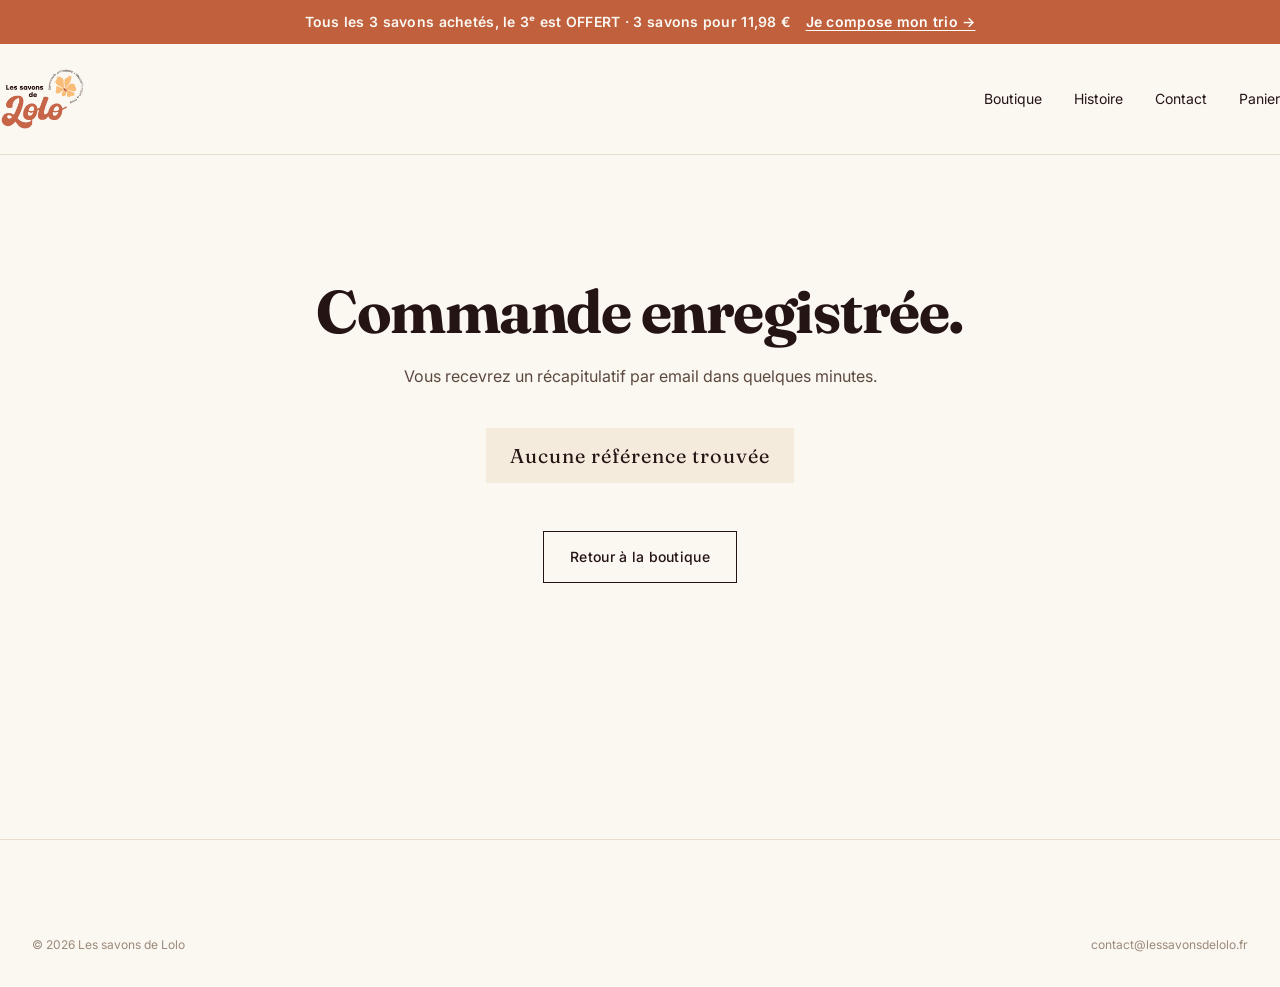
<file: commande-confirmee.html>
<!DOCTYPE html>
<html lang="fr">
<head>
    <meta charset="UTF-8">
    <meta http-equiv="Cache-Control" content="no-cache, no-store, must-revalidate">
    <meta http-equiv="Pragma" content="no-cache">
    <meta http-equiv="Expires" content="0">
    <meta name="viewport" content="width=device-width, initial-scale=1.0">
    <title>Commande confirmée — Les savons de Lolo</title>
    <meta name="robots" content="noindex">
    <link rel="preconnect" href="https://fonts.googleapis.com">
    <link rel="preconnect" href="https://fonts.gstatic.com" crossorigin>
    <link href="https://fonts.googleapis.com/css2?family=Fraunces:ital,wght@0,400;0,500;1,400&family=Inter:wght@400;500&display=swap" rel="stylesheet">
    <link rel="icon" type="image/png" sizes="32x32" href="images/favicon-32.png">
    <link rel="apple-touch-icon" href="images/favicon-180.png">
    <link rel="stylesheet" href="css/style.css?v=12">
</head>
<body>

    <header class="site-header">
        <div class="wrap site-header__inner">
            <a href="index.html" class="brand" aria-label="Les savons de Lolo, accueil"><img src="images/logo-lolo-v2.png" alt="Les savons de Lolo — Savonnerie artisanale"></a>
            <nav class="main-nav" id="mainNav">
                <a href="boutique.html">Boutique</a>
                <a href="histoire.html">Histoire</a>
                <a href="contact.html">Contact</a>
                <a href="panier.html" class="cart-link">
                    Panier <span class="cart-link__count" data-count="0">0</span>
                </a>
            </nav>
            <button class="nav-burger" aria-label="Menu" aria-expanded="false">
                <span></span><span></span><span></span>
            </button>
        </div>
    </header>

    <main class="confirm">
        <div class="wrap">
            <h1>Commande enregistrée.</h1>
            <p id="confirmMessage">Vous recevrez un récapitulatif par email dans quelques minutes.</p>

            <div class="confirm__ref" id="orderRef">—</div>

            <div class="confirm__iban" id="paymentBlock" hidden>
                <strong>Pour finaliser, effectuez le virement :</strong>
                <p style="margin-top: 0.5rem;">Montant : <span id="amount">—</span></p>
                <p>Référence à indiquer : <code id="refCode">—</code></p>
                <p style="margin-top: 1rem;">
                    IBAN : <code>FR76 XXXX XXXX XXXX XXXX XXXX XXX</code><br>
                    BIC : <code>XXXXXXXX</code><br>
                    Bénéficiaire : Les savons de Lolo
                </p>
                <p style="font-size: 0.8125rem; color: var(--ink-mute); margin-top: 1rem;">
                    Coordonnées bancaires à compléter par Lolo dans <code>commande-confirmee.html</code>.
                </p>
            </div>

            <div style="margin-top: 3rem;">
                <a class="btn btn-ghost" href="boutique.html">Retour à la boutique</a>
            </div>
        </div>
    </main>

    <footer class="site-footer">
        <div class="wrap">
            <div class="site-footer__bottom" style="border-top: 0;">
                <span>© 2026 Les savons de Lolo</span>
                <div class="site-footer__legal">
                    <a href="mailto:contact@lessavonsdelolo.fr">contact@lessavonsdelolo.fr</a>
                </div>
            </div>
        </div>
    </footer>

    <script src="js/products.js?v=7"></script>
    <script src="js/cart.js?v=7"></script>
    <script src="js/main.js?v=7"></script>
    <script>
        const params = new URLSearchParams(window.location.search);
        const ref = params.get('ref');
        const refEl = document.getElementById('orderRef');
        const paymentBlock = document.getElementById('paymentBlock');

        if (ref) {
            refEl.textContent = 'Commande ' + ref;

            try {
                const order = JSON.parse(localStorage.getItem('savons-lolo-last-order') || 'null');
                if (order && order.ref === ref) {
                    if (order.payment === 'transfer') {
                        paymentBlock.hidden = false;
                        document.getElementById('amount').textContent = LSL.formatPrice(order.total);
                        document.getElementById('refCode').textContent = order.ref;
                    } else {
                        document.getElementById('confirmMessage').textContent =
                            'Vous recevrez un récapitulatif par email. Le paiement se fera en espèces lors du retrait.';
                    }
                }
            } catch (e) {
                // ignore
            }
        } else {
            refEl.textContent = 'Aucune référence trouvée';
        }
    </script>

</body>
</html>
</file>
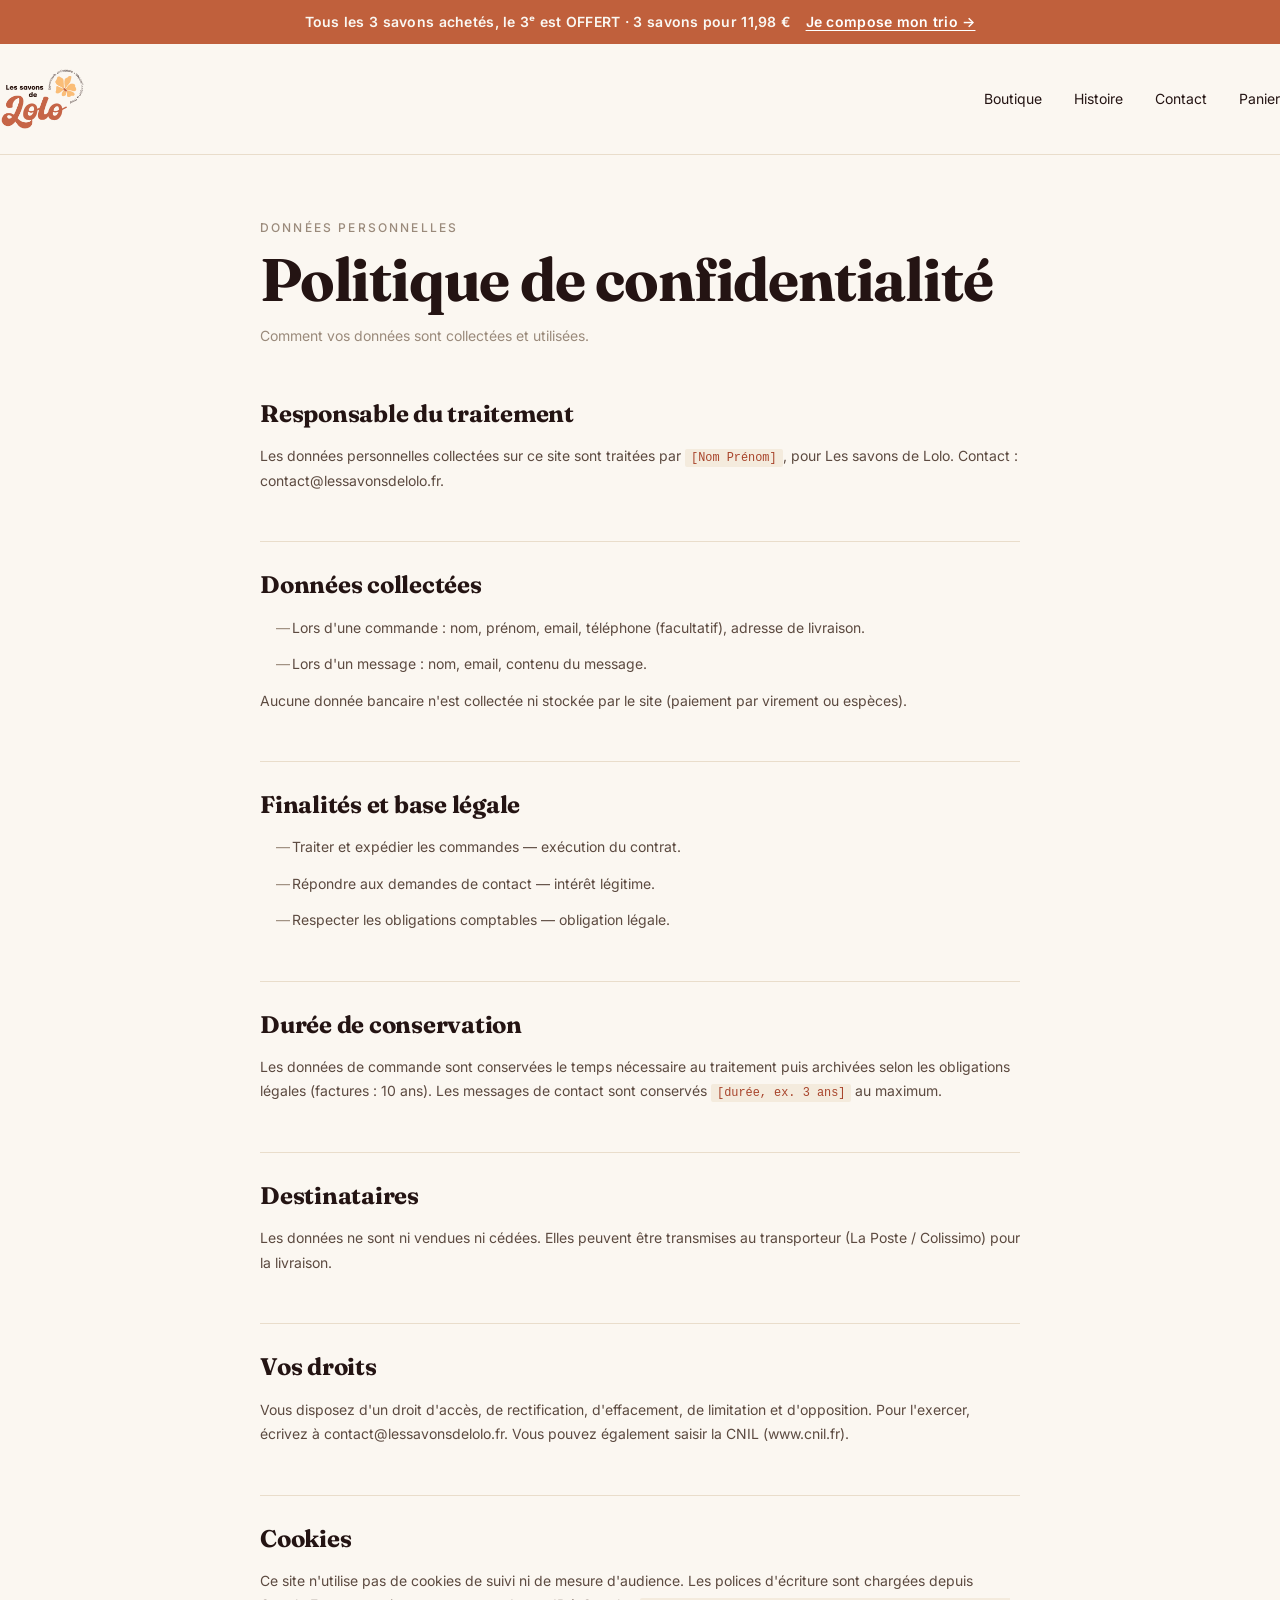
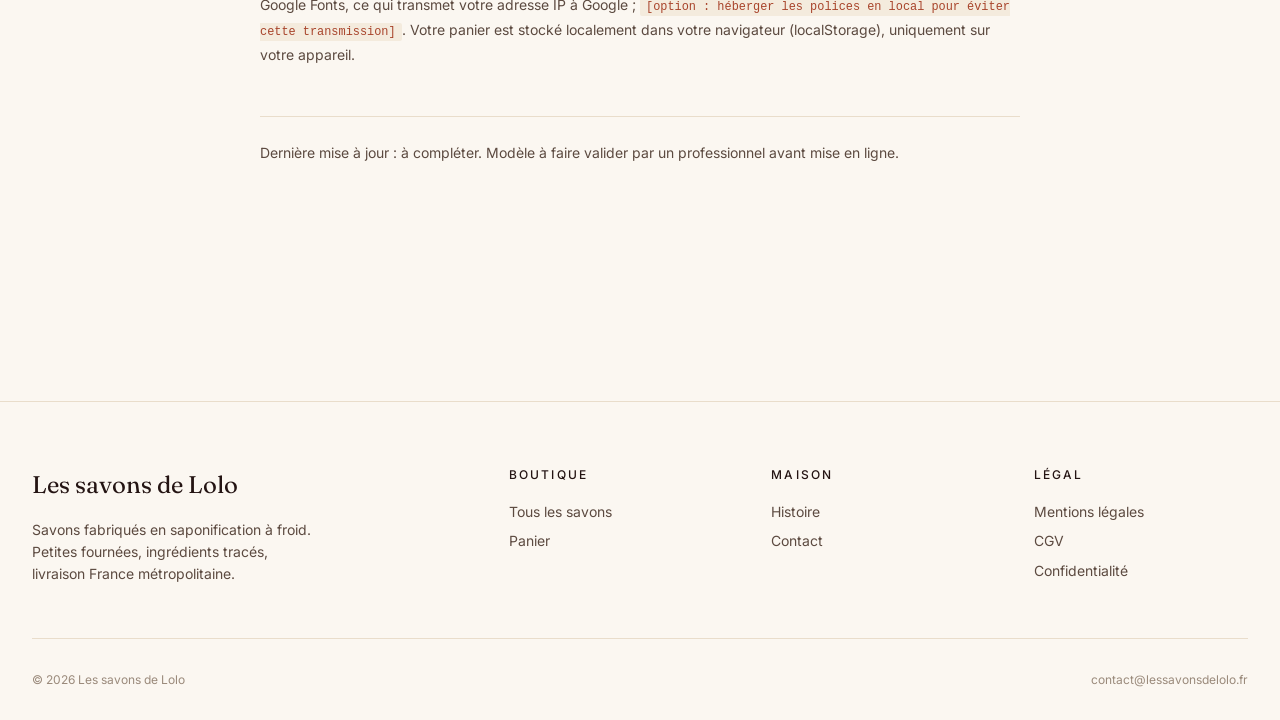
<file: confidentialite.html>
<!DOCTYPE html>
<html lang="fr">
<head>
    <meta charset="UTF-8">
    <meta http-equiv="Cache-Control" content="no-cache, no-store, must-revalidate">
    <meta http-equiv="Pragma" content="no-cache">
    <meta http-equiv="Expires" content="0">
    <meta name="viewport" content="width=device-width, initial-scale=1.0">
    <title>Politique de confidentialité — Les savons de Lolo</title>
    <meta name="description" content="">
    <meta name="robots" content="noindex">
    <link rel="preconnect" href="https://fonts.googleapis.com">
    <link rel="preconnect" href="https://fonts.gstatic.com" crossorigin>
    <link href="https://fonts.googleapis.com/css2?family=Fraunces:ital,wght@0,400;0,500;1,400&family=Inter:wght@400;500&display=swap" rel="stylesheet">
    <link rel="icon" type="image/png" sizes="32x32" href="images/favicon-32.png">
    <link rel="apple-touch-icon" href="images/favicon-180.png">
    <link rel="stylesheet" href="css/style.css?v=12">
</head>
<body>

    <header class="site-header">
        <div class="wrap site-header__inner">
            <a href="index.html" class="brand" aria-label="Les savons de Lolo, accueil"><img src="images/logo-lolo-v2.png" alt="Les savons de Lolo — Savonnerie artisanale"></a>
            <nav class="main-nav" id="mainNav">
                <a href="boutique.html">Boutique</a>
                <a href="histoire.html">Histoire</a>
                <a href="contact.html">Contact</a>
                <a href="panier.html" class="cart-link">Panier <span class="cart-link__count" data-count="0">0</span></a>
            </nav>
            <button class="nav-burger" aria-label="Menu" aria-expanded="false"><span></span><span></span><span></span></button>
        </div>
    </header>

    <main class="legal">
        <div class="wrap">
            <div class="legal__head">
                <span class="eyebrow">Données personnelles</span>
                <h1>Politique de confidentialité</h1>
                <p>Comment vos données sont collectées et utilisées.</p>
            </div>
            <div class="legal__body">
                <h2>Responsable du traitement</h2>
                <p>
                    Les données personnelles collectées sur ce site sont traitées par <span class="todo">[Nom Prénom]</span>,
                    pour Les savons de Lolo. Contact :
                    <a href="mailto:contact@lessavonsdelolo.fr">contact@lessavonsdelolo.fr</a>.
                </p>

                <h2>Données collectées</h2>
                <ul>
                    <li>Lors d'une commande : nom, prénom, email, téléphone (facultatif), adresse de livraison.</li>
                    <li>Lors d'un message : nom, email, contenu du message.</li>
                </ul>
                <p>Aucune donnée bancaire n'est collectée ni stockée par le site (paiement par virement ou espèces).</p>

                <h2>Finalités et base légale</h2>
                <ul>
                    <li>Traiter et expédier les commandes — exécution du contrat.</li>
                    <li>Répondre aux demandes de contact — intérêt légitime.</li>
                    <li>Respecter les obligations comptables — obligation légale.</li>
                </ul>

                <h2>Durée de conservation</h2>
                <p>
                    Les données de commande sont conservées le temps nécessaire au traitement puis archivées
                    selon les obligations légales (factures : 10 ans). Les messages de contact sont conservés
                    <span class="todo">[durée, ex. 3 ans]</span> au maximum.
                </p>

                <h2>Destinataires</h2>
                <p>
                    Les données ne sont ni vendues ni cédées. Elles peuvent être transmises au transporteur
                    (La Poste / Colissimo) pour la livraison.
                </p>

                <h2>Vos droits</h2>
                <p>
                    Vous disposez d'un droit d'accès, de rectification, d'effacement, de limitation et
                    d'opposition. Pour l'exercer, écrivez à
                    <a href="mailto:contact@lessavonsdelolo.fr">contact@lessavonsdelolo.fr</a>.
                    Vous pouvez également saisir la CNIL (www.cnil.fr).
                </p>

                <h2>Cookies</h2>
                <p>
                    Ce site n'utilise pas de cookies de suivi ni de mesure d'audience. Les polices d'écriture
                    sont chargées depuis Google Fonts, ce qui transmet votre adresse IP à Google ;
                    <span class="todo">[option : héberger les polices en local pour éviter cette transmission]</span>.
                    Votre panier est stocké localement dans votre navigateur (localStorage), uniquement sur
                    votre appareil.
                </p>

                <p class="legal__updated">Dernière mise à jour : à compléter. Modèle à faire valider par un professionnel avant mise en ligne.</p>
            </div>
        </div>
    </main>

    <footer class="site-footer">
        <div class="wrap">
            <div class="site-footer__top">
                <div>
                    <div class="site-footer__brand">Les savons de Lolo</div>
                    <p class="site-footer__about">
                        Savons fabriqués en saponification à froid. Petites fournées,
                        ingrédients tracés, livraison France métropolitaine.
                    </p>
                </div>
                <div>
                    <h4>Boutique</h4>
                    <ul>
                        <li><a href="boutique.html">Tous les savons</a></li>
                        <li><a href="panier.html">Panier</a></li>
                    </ul>
                </div>
                <div>
                    <h4>Maison</h4>
                    <ul>
                        <li><a href="histoire.html">Histoire</a></li>
                        <li><a href="contact.html">Contact</a></li>
                    </ul>
                </div>
                <div>
                    <h4>Légal</h4>
                    <ul>
                        <li><a href="mentions-legales.html">Mentions légales</a></li>
                        <li><a href="cgv.html">CGV</a></li>
                        <li><a href="confidentialite.html">Confidentialité</a></li>
                    </ul>
                </div>
            </div>
            <div class="site-footer__bottom">
                <span>© 2026 Les savons de Lolo</span>
                <div class="site-footer__legal">
                    <a href="mailto:contact@lessavonsdelolo.fr">contact@lessavonsdelolo.fr</a>
                </div>
            </div>
        </div>
    </footer>

    <script src="js/products.js?v=7"></script>
    <script src="js/cart.js?v=7"></script>
    <script src="js/main.js?v=7"></script>

</body>
</html>
</file>
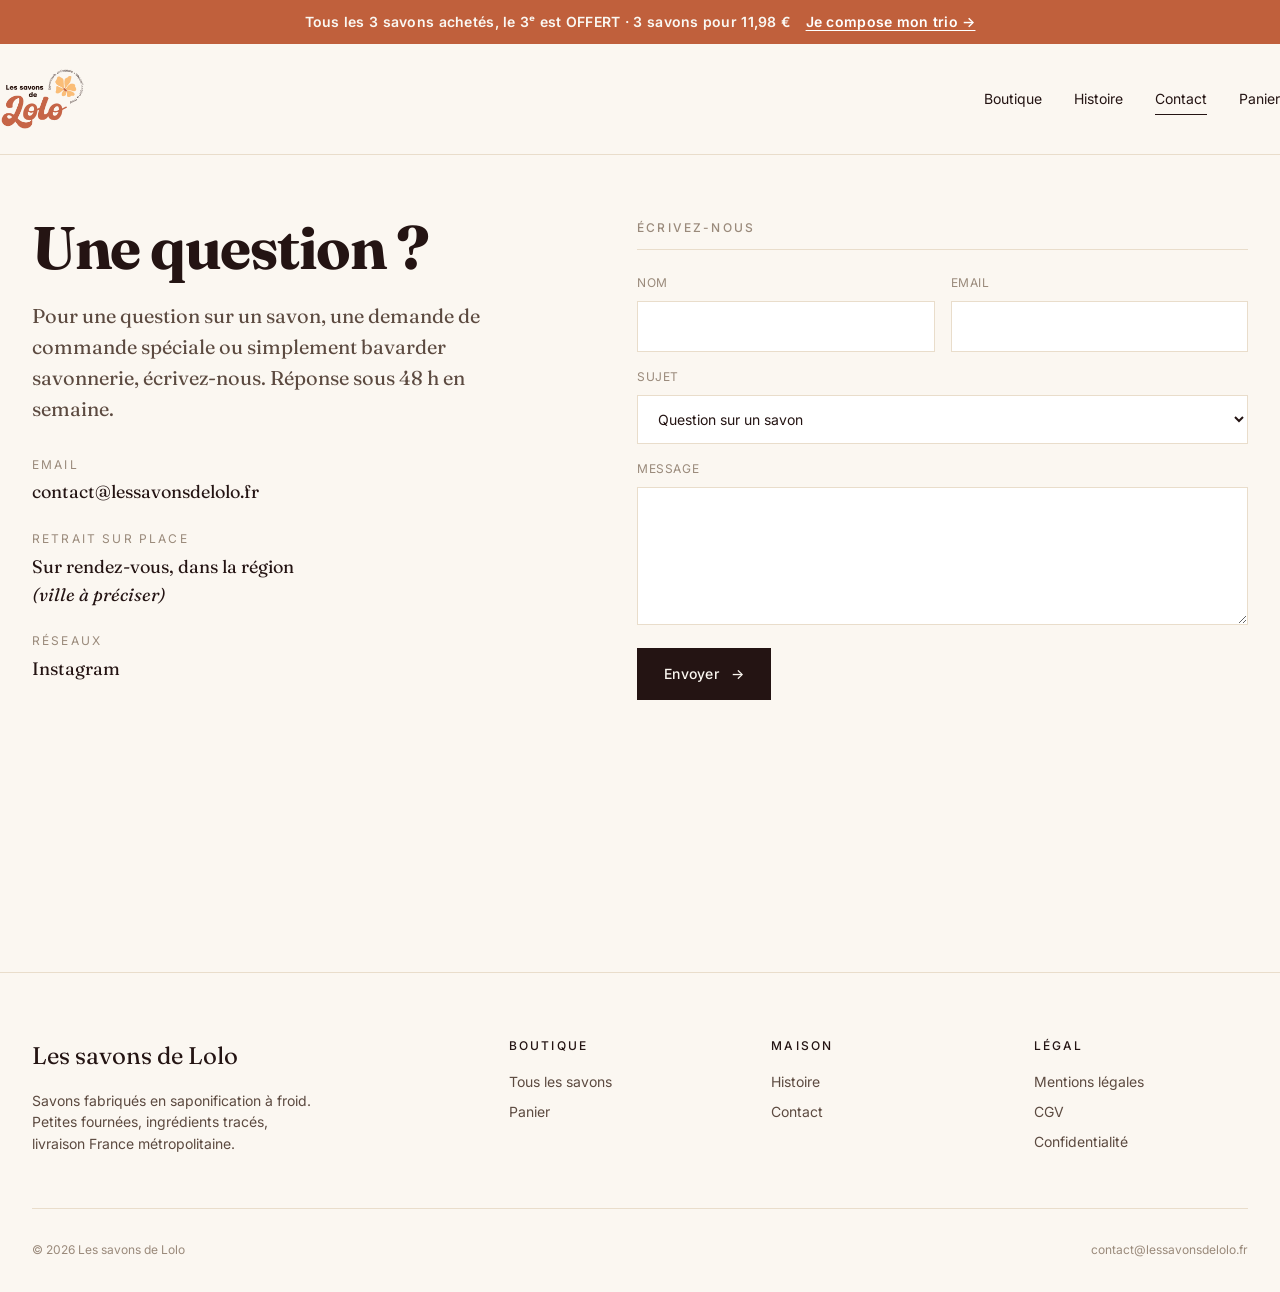
<file: contact.html>
<!DOCTYPE html>
<html lang="fr">
<head>
    <meta charset="UTF-8">
    <meta http-equiv="Cache-Control" content="no-cache, no-store, must-revalidate">
    <meta http-equiv="Pragma" content="no-cache">
    <meta http-equiv="Expires" content="0">
    <meta name="viewport" content="width=device-width, initial-scale=1.0">
    <title>Contact — Les savons de Lolo</title>
    <link rel="preconnect" href="https://fonts.googleapis.com">
    <link rel="preconnect" href="https://fonts.gstatic.com" crossorigin>
    <link href="https://fonts.googleapis.com/css2?family=Fraunces:ital,wght@0,400;0,500;1,400&family=Inter:wght@400;500&display=swap" rel="stylesheet">
    <link rel="icon" type="image/png" sizes="32x32" href="images/favicon-32.png">
    <link rel="apple-touch-icon" href="images/favicon-180.png">
    <link rel="stylesheet" href="css/style.css?v=12">
</head>
<body>

    <header class="site-header">
        <div class="wrap site-header__inner">
            <a href="index.html" class="brand" aria-label="Les savons de Lolo, accueil"><img src="images/logo-lolo-v2.png" alt="Les savons de Lolo — Savonnerie artisanale"></a>
            <nav class="main-nav" id="mainNav">
                <a href="boutique.html">Boutique</a>
                <a href="histoire.html">Histoire</a>
                <a href="contact.html" class="is-active">Contact</a>
                <a href="panier.html" class="cart-link">
                    Panier <span class="cart-link__count" data-count="0">0</span>
                </a>
            </nav>
            <button class="nav-burger" aria-label="Menu" aria-expanded="false">
                <span></span><span></span><span></span>
            </button>
        </div>
    </header>

    <main class="contact-page">
        <div class="wrap">
            <div class="contact-page__grid">

                <div>
                    <h1>Une question ?</h1>
                    <p class="contact-page__intro">
                        Pour une question sur un savon, une demande de commande
                        spéciale ou simplement bavarder savonnerie, écrivez-nous.
                        Réponse sous 48 h en semaine.
                    </p>

                    <dl class="contact-page__info">
                        <dt>Email</dt>
                        <dd><a href="mailto:contact@lessavonsdelolo.fr">contact@lessavonsdelolo.fr</a></dd>

                        <dt>Retrait sur place</dt>
                        <dd>Sur rendez-vous, dans la région<br><em>(ville à préciser)</em></dd>

                        <dt>Réseaux</dt>
                        <dd><a href="#">Instagram</a></dd>
                    </dl>
                </div>

                <form class="contact-form" id="contactForm" novalidate>
                    <div class="form-section">
                        <h2>Écrivez-nous</h2>
                        <div class="field-row">
                            <div class="field">
                                <label for="cf-name">Nom</label>
                                <input id="cf-name" name="name" type="text" required>
                            </div>
                            <div class="field">
                                <label for="cf-email">Email</label>
                                <input id="cf-email" name="email" type="email" required>
                            </div>
                        </div>
                        <div class="field">
                            <label for="cf-subject">Sujet</label>
                            <select id="cf-subject" name="subject">
                                <option value="produit">Question sur un savon</option>
                                <option value="commande">Suivi de commande</option>
                                <option value="gros">Vente en gros / professionnel</option>
                                <option value="autre">Autre</option>
                            </select>
                        </div>
                        <div class="field">
                            <label for="cf-message">Message</label>
                            <textarea id="cf-message" name="message" rows="5" required></textarea>
                        </div>
                        <button type="submit" class="btn btn-primary arrow-right">Envoyer</button>
                    </div>
                </form>

            </div>
        </div>
    </main>

    <footer class="site-footer">
        <div class="wrap">
            <div class="site-footer__top">
                <div>
                    <div class="site-footer__brand">Les savons de Lolo</div>
                    <p class="site-footer__about">
                        Savons fabriqués en saponification à froid. Petites fournées,
                        ingrédients tracés, livraison France métropolitaine.
                    </p>
                </div>
                <div>
                    <h4>Boutique</h4>
                    <ul>
                        <li><a href="boutique.html">Tous les savons</a></li>
                        <li><a href="panier.html">Panier</a></li>
                    </ul>
                </div>
                <div>
                    <h4>Maison</h4>
                    <ul>
                        <li><a href="histoire.html">Histoire</a></li>
                        <li><a href="contact.html">Contact</a></li>
                    </ul>
                </div>
                <div>
                    <h4>Légal</h4>
                    <ul>
                        <li><a href="mentions-legales.html">Mentions légales</a></li>
                        <li><a href="cgv.html">CGV</a></li>
                        <li><a href="confidentialite.html">Confidentialité</a></li>
                    </ul>
                </div>
            </div>
            <div class="site-footer__bottom">
                <span>© 2026 Les savons de Lolo</span>
                <div class="site-footer__legal">
                    <a href="mailto:contact@lessavonsdelolo.fr">contact@lessavonsdelolo.fr</a>
                </div>
            </div>
        </div>
    </footer>

    <script src="js/products.js?v=7"></script>
    <script src="js/cart.js?v=7"></script>
    <script src="js/main.js?v=7"></script>
    <script>
        document.getElementById('contactForm').addEventListener('submit', (e) => {
            e.preventDefault();
            if (!e.target.checkValidity()) {
                e.target.reportValidity();
                return;
            }
            LSL.toast('Message envoyé. Réponse sous 48 h.');
            e.target.reset();
        });
    </script>

</body>
</html>
</file>
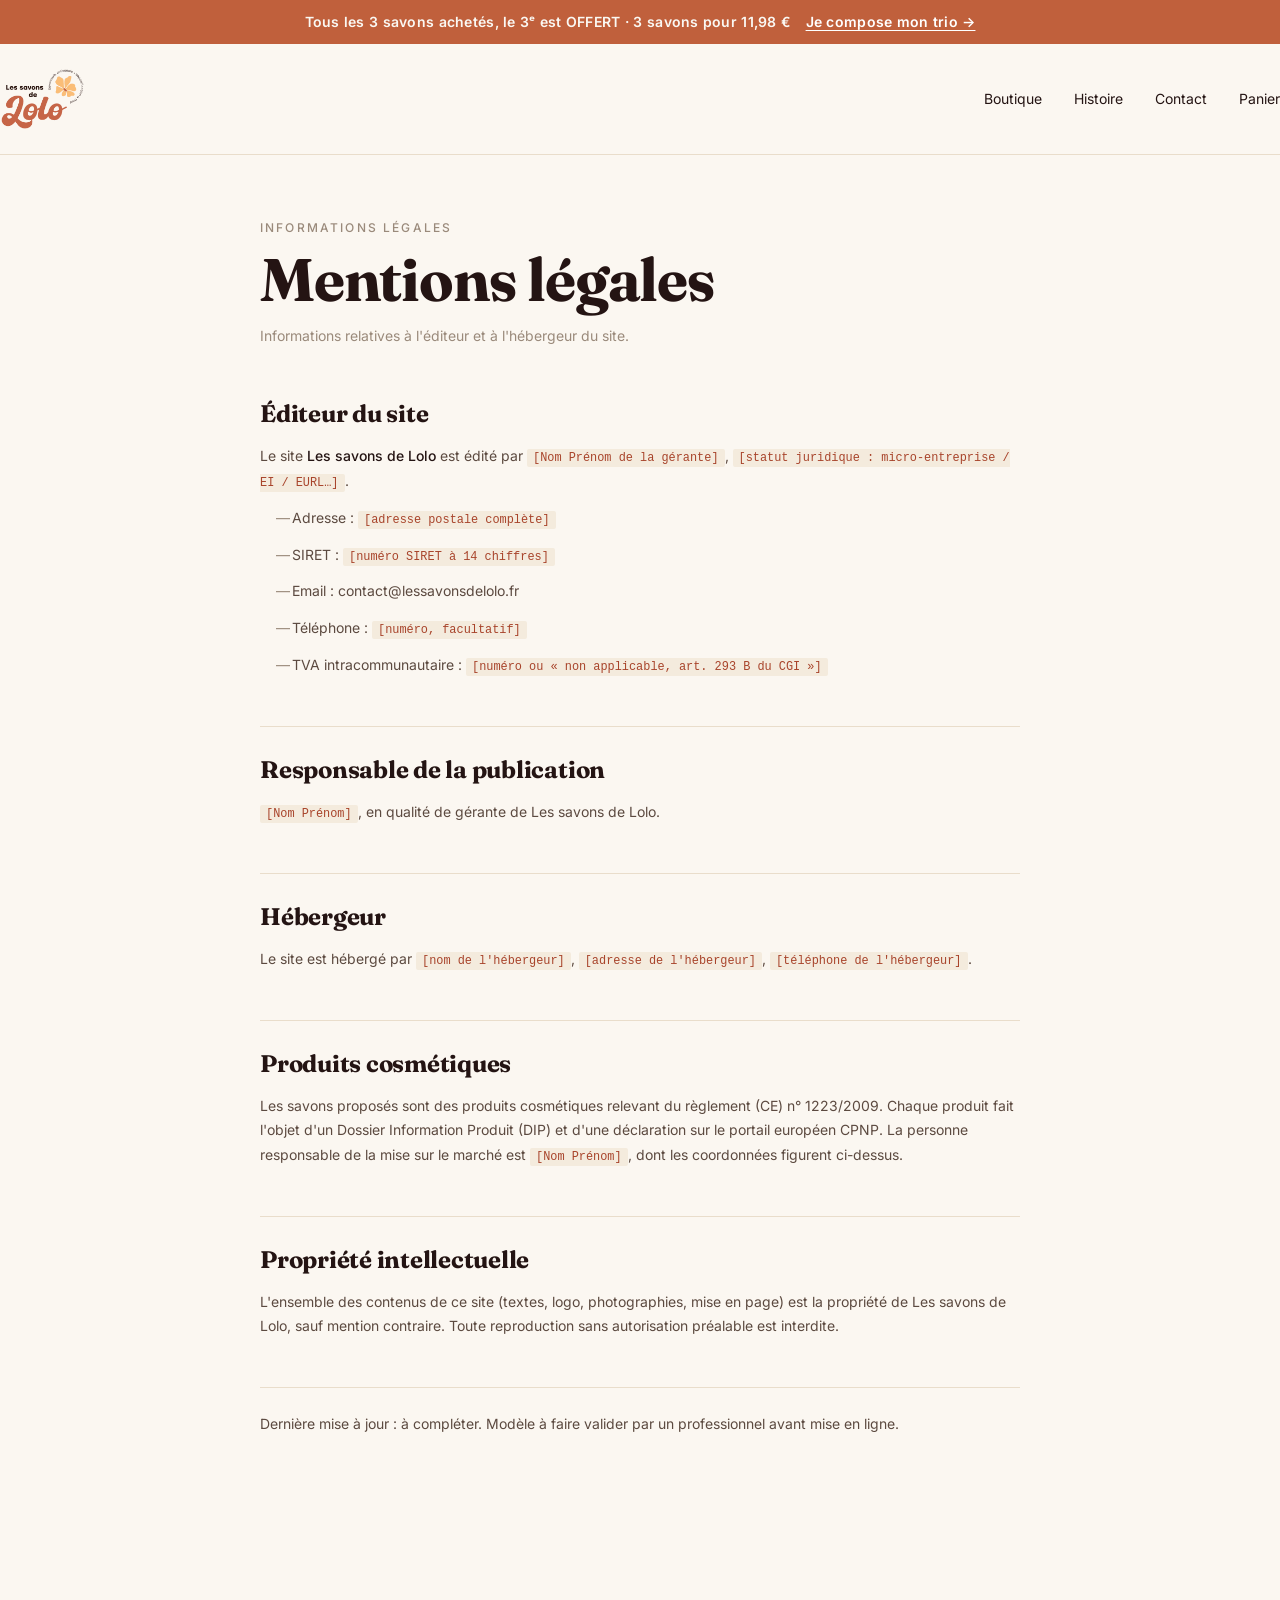
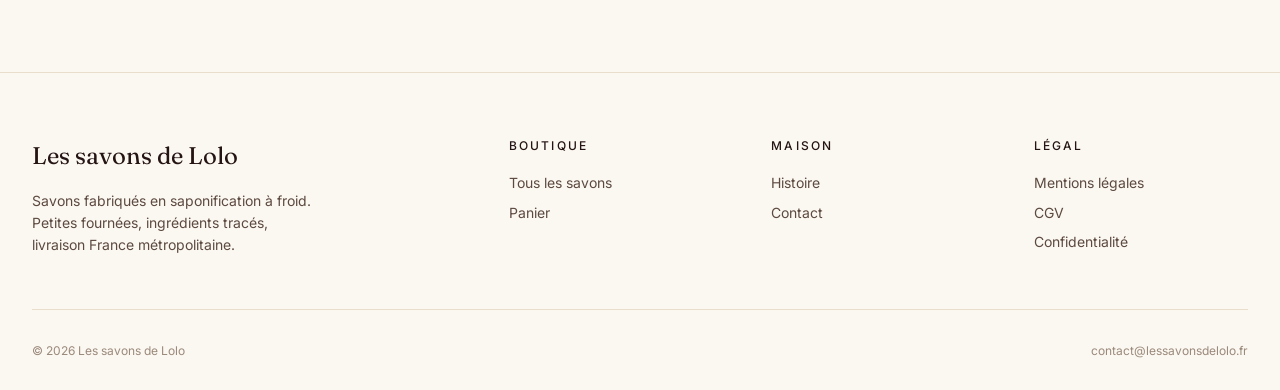
<file: mentions-legales.html>
<!DOCTYPE html>
<html lang="fr">
<head>
    <meta charset="UTF-8">
    <meta http-equiv="Cache-Control" content="no-cache, no-store, must-revalidate">
    <meta http-equiv="Pragma" content="no-cache">
    <meta http-equiv="Expires" content="0">
    <meta name="viewport" content="width=device-width, initial-scale=1.0">
    <title>Mentions légales — Les savons de Lolo</title>
    <meta name="description" content="">
    <meta name="robots" content="noindex">
    <link rel="preconnect" href="https://fonts.googleapis.com">
    <link rel="preconnect" href="https://fonts.gstatic.com" crossorigin>
    <link href="https://fonts.googleapis.com/css2?family=Fraunces:ital,wght@0,400;0,500;1,400&family=Inter:wght@400;500&display=swap" rel="stylesheet">
    <link rel="icon" type="image/png" sizes="32x32" href="images/favicon-32.png">
    <link rel="apple-touch-icon" href="images/favicon-180.png">
    <link rel="stylesheet" href="css/style.css?v=12">
</head>
<body>

    <header class="site-header">
        <div class="wrap site-header__inner">
            <a href="index.html" class="brand" aria-label="Les savons de Lolo, accueil"><img src="images/logo-lolo-v2.png" alt="Les savons de Lolo — Savonnerie artisanale"></a>
            <nav class="main-nav" id="mainNav">
                <a href="boutique.html">Boutique</a>
                <a href="histoire.html">Histoire</a>
                <a href="contact.html">Contact</a>
                <a href="panier.html" class="cart-link">Panier <span class="cart-link__count" data-count="0">0</span></a>
            </nav>
            <button class="nav-burger" aria-label="Menu" aria-expanded="false"><span></span><span></span><span></span></button>
        </div>
    </header>

    <main class="legal">
        <div class="wrap">
            <div class="legal__head">
                <span class="eyebrow">Informations légales</span>
                <h1>Mentions légales</h1>
                <p>Informations relatives à l'éditeur et à l'hébergeur du site.</p>
            </div>
            <div class="legal__body">
                <h2>Éditeur du site</h2>
                <p>
                    Le site <strong>Les savons de Lolo</strong> est édité par <span class="todo">[Nom Prénom de la gérante]</span>,
                    <span class="todo">[statut juridique : micro-entreprise / EI / EURL…]</span>.
                </p>
                <ul>
                    <li>Adresse : <span class="todo">[adresse postale complète]</span></li>
                    <li>SIRET : <span class="todo">[numéro SIRET à 14 chiffres]</span></li>
                    <li>Email : <a href="mailto:contact@lessavonsdelolo.fr">contact@lessavonsdelolo.fr</a></li>
                    <li>Téléphone : <span class="todo">[numéro, facultatif]</span></li>
                    <li>TVA intracommunautaire : <span class="todo">[numéro ou « non applicable, art. 293 B du CGI »]</span></li>
                </ul>

                <h2>Responsable de la publication</h2>
                <p><span class="todo">[Nom Prénom]</span>, en qualité de gérante de Les savons de Lolo.</p>

                <h2>Hébergeur</h2>
                <p>
                    Le site est hébergé par <span class="todo">[nom de l'hébergeur]</span>, <span class="todo">[adresse de l'hébergeur]</span>,
                    <span class="todo">[téléphone de l'hébergeur]</span>.
                </p>

                <h2>Produits cosmétiques</h2>
                <p>
                    Les savons proposés sont des produits cosmétiques relevant du règlement (CE) n° 1223/2009.
                    Chaque produit fait l'objet d'un Dossier Information Produit (DIP) et d'une déclaration
                    sur le portail européen CPNP. La personne responsable de la mise sur le marché est
                    <span class="todo">[Nom Prénom]</span>, dont les coordonnées figurent ci-dessus.
                </p>

                <h2>Propriété intellectuelle</h2>
                <p>
                    L'ensemble des contenus de ce site (textes, logo, photographies, mise en page) est la
                    propriété de Les savons de Lolo, sauf mention contraire. Toute reproduction sans
                    autorisation préalable est interdite.
                </p>

                <p class="legal__updated">Dernière mise à jour : à compléter. Modèle à faire valider par un professionnel avant mise en ligne.</p>
            </div>
        </div>
    </main>

    <footer class="site-footer">
        <div class="wrap">
            <div class="site-footer__top">
                <div>
                    <div class="site-footer__brand">Les savons de Lolo</div>
                    <p class="site-footer__about">
                        Savons fabriqués en saponification à froid. Petites fournées,
                        ingrédients tracés, livraison France métropolitaine.
                    </p>
                </div>
                <div>
                    <h4>Boutique</h4>
                    <ul>
                        <li><a href="boutique.html">Tous les savons</a></li>
                        <li><a href="panier.html">Panier</a></li>
                    </ul>
                </div>
                <div>
                    <h4>Maison</h4>
                    <ul>
                        <li><a href="histoire.html">Histoire</a></li>
                        <li><a href="contact.html">Contact</a></li>
                    </ul>
                </div>
                <div>
                    <h4>Légal</h4>
                    <ul>
                        <li><a href="mentions-legales.html">Mentions légales</a></li>
                        <li><a href="cgv.html">CGV</a></li>
                        <li><a href="confidentialite.html">Confidentialité</a></li>
                    </ul>
                </div>
            </div>
            <div class="site-footer__bottom">
                <span>© 2026 Les savons de Lolo</span>
                <div class="site-footer__legal">
                    <a href="mailto:contact@lessavonsdelolo.fr">contact@lessavonsdelolo.fr</a>
                </div>
            </div>
        </div>
    </footer>

    <script src="js/products.js?v=7"></script>
    <script src="js/cart.js?v=7"></script>
    <script src="js/main.js?v=7"></script>

</body>
</html>
</file>
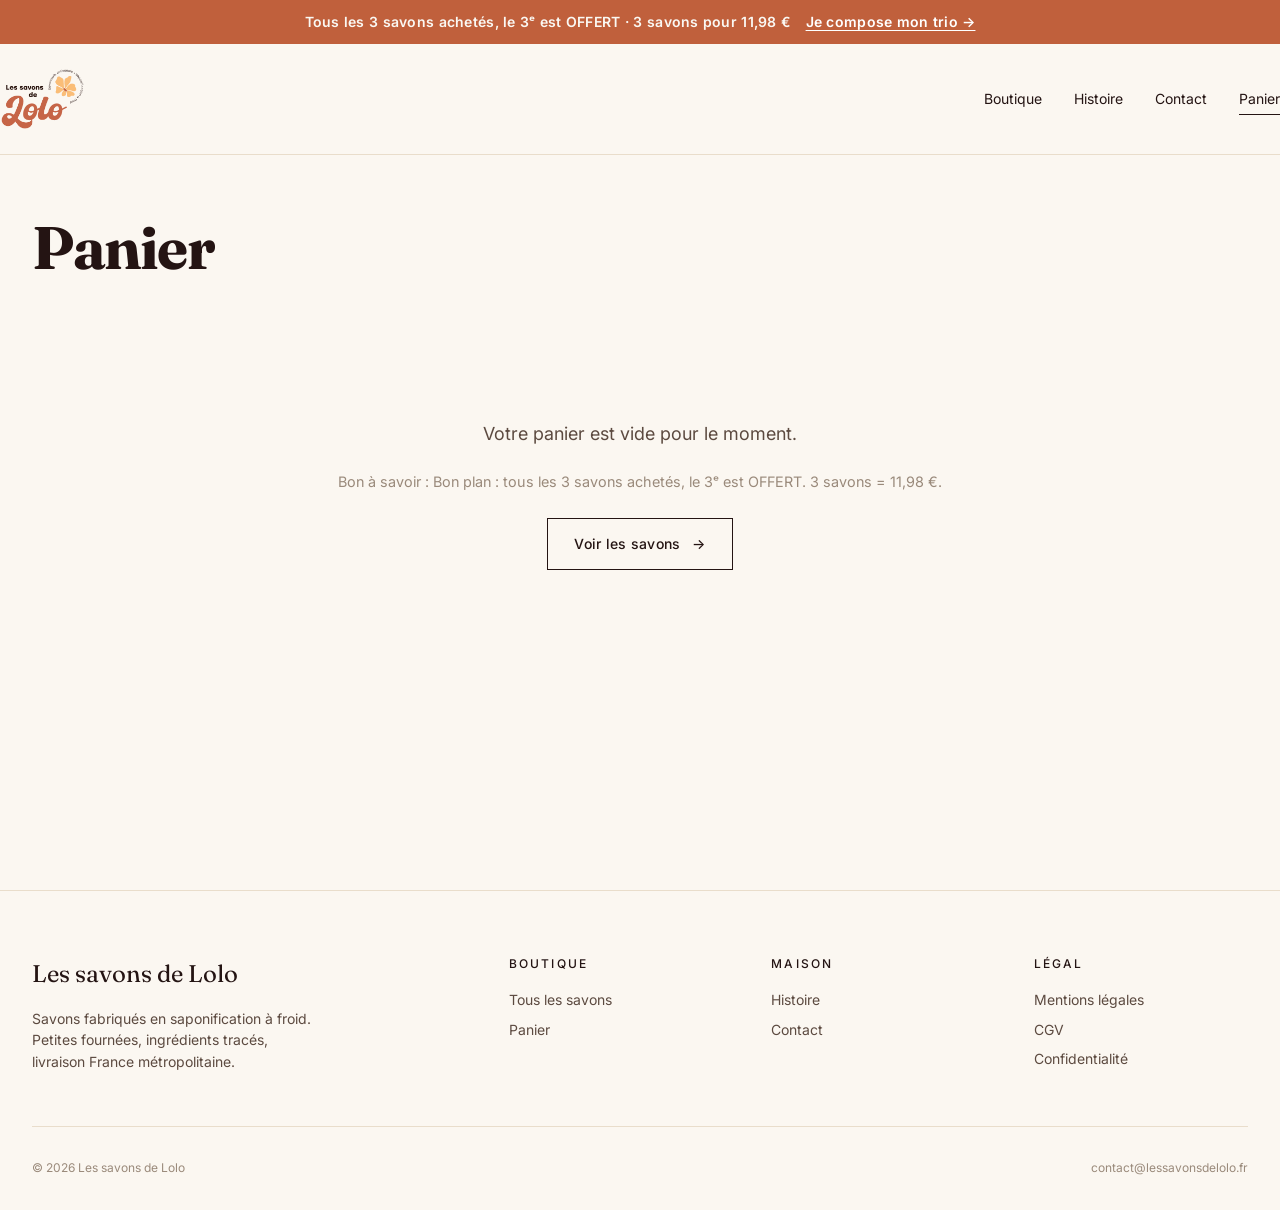
<file: panier.html>
<!DOCTYPE html>
<html lang="fr">
<head>
    <meta charset="UTF-8">
    <meta http-equiv="Cache-Control" content="no-cache, no-store, must-revalidate">
    <meta http-equiv="Pragma" content="no-cache">
    <meta http-equiv="Expires" content="0">
    <meta name="viewport" content="width=device-width, initial-scale=1.0">
    <title>Panier — Les savons de Lolo</title>
    <link rel="preconnect" href="https://fonts.googleapis.com">
    <link rel="preconnect" href="https://fonts.gstatic.com" crossorigin>
    <link href="https://fonts.googleapis.com/css2?family=Fraunces:ital,wght@0,400;0,500;1,400&family=Inter:wght@400;500&display=swap" rel="stylesheet">
    <link rel="icon" type="image/png" sizes="32x32" href="images/favicon-32.png">
    <link rel="apple-touch-icon" href="images/favicon-180.png">
    <link rel="stylesheet" href="css/style.css?v=12">
</head>
<body>

    <header class="site-header">
        <div class="wrap site-header__inner">
            <a href="index.html" class="brand" aria-label="Les savons de Lolo, accueil"><img src="images/logo-lolo-v2.png" alt="Les savons de Lolo — Savonnerie artisanale"></a>
            <nav class="main-nav" id="mainNav">
                <a href="boutique.html">Boutique</a>
                <a href="histoire.html">Histoire</a>
                <a href="contact.html">Contact</a>
                <a href="panier.html" class="cart-link is-active">
                    Panier <span class="cart-link__count" data-count="0">0</span>
                </a>
            </nav>
            <button class="nav-burger" aria-label="Menu" aria-expanded="false">
                <span></span><span></span><span></span>
            </button>
        </div>
    </header>

    <main class="cart">
        <div class="wrap">
            <h1>Panier</h1>
            <div id="cartContent"></div>
        </div>
    </main>

    <footer class="site-footer">
        <div class="wrap">
            <div class="site-footer__top">
                <div>
                    <div class="site-footer__brand">Les savons de Lolo</div>
                    <p class="site-footer__about">
                        Savons fabriqués en saponification à froid. Petites fournées,
                        ingrédients tracés, livraison France métropolitaine.
                    </p>
                </div>
                <div>
                    <h4>Boutique</h4>
                    <ul>
                        <li><a href="boutique.html">Tous les savons</a></li>
                        <li><a href="panier.html">Panier</a></li>
                    </ul>
                </div>
                <div>
                    <h4>Maison</h4>
                    <ul>
                        <li><a href="histoire.html">Histoire</a></li>
                        <li><a href="contact.html">Contact</a></li>
                    </ul>
                </div>
                <div>
                    <h4>Légal</h4>
                    <ul>
                        <li><a href="mentions-legales.html">Mentions légales</a></li>
                        <li><a href="cgv.html">CGV</a></li>
                        <li><a href="confidentialite.html">Confidentialité</a></li>
                    </ul>
                </div>
            </div>
            <div class="site-footer__bottom">
                <span>© 2026 Les savons de Lolo</span>
                <div class="site-footer__legal">
                    <a href="mailto:contact@lessavonsdelolo.fr">contact@lessavonsdelolo.fr</a>
                </div>
            </div>
        </div>
    </footer>

    <script src="js/products.js?v=11"></script>
    <script src="js/cart.js?v=11"></script>
    <script src="js/main.js?v=11"></script>
    <script>
        const SHIP = LSL.SHIPPING;
        const root = document.getElementById('cartContent');

        function render() {
            const lines = LSL.Cart.lines();

            if (!lines.length) {
                root.innerHTML = `
                    <div class="cart-empty">
                        <p>Votre panier est vide pour le moment.</p>
                        <p style="font-size:0.9rem;color:var(--ink-mute);margin-bottom:1.5rem">Bon à savoir : Bon plan : tous les 3 savons achetés, le 3ᵉ est OFFERT. 3 savons = 11,98 €.</p>
                        <a class="btn btn-ghost arrow-right" href="boutique.html">Voir les savons</a>
                    </div>
                `;
                return;
            }

            const p = LSL.Cart.pricing();
            const shipping = p.net >= SHIP.threshold ? 0 : SHIP.cost;
            const total = p.net + shipping;
            const nudge = LSL.Cart.nudge();

            root.innerHTML = `
                <div class="cart__grid">
                    <div class="cart__list">
                        ${lines.map(l => `
                            <div class="cart-line">
                                <div class="cart-line__photo">
                                    <img src="${l.product.photo}" alt="${l.product.name}">
                                </div>
                                <div class="cart-line__info">
                                    <div class="cart-line__name">${l.product.name}</div>
                                    <div class="cart-line__meta">N° ${l.product.num} · ${l.product.weight}</div>
                                </div>
                                <div class="qty" data-id="${l.id}">
                                    <button type="button" data-action="dec">−</button>
                                    <input type="number" value="${l.qty}" min="1" max="50" data-input>
                                    <button type="button" data-action="inc">+</button>
                                </div>
                                <div class="cart-line__price">${LSL.formatPrice(l.product.price * l.qty)}</div>
                                <button class="cart-line__remove" data-remove="${l.id}">Retirer</button>
                            </div>
                        `).join('')}
                        ${nudge ? `<div class="cart-nudge">${nudge}</div>` : ''}
                    </div>
                    <aside class="cart__summary">
                        <h3>Récapitulatif</h3>
                        <div class="cart__row">
                            <span>${p.count} savon${p.count > 1 ? 's' : ''}</span>
                            <span>${LSL.formatPrice(p.gross)}</span>
                        </div>
                        ${p.discount > 0 ? `
                            <div class="cart__row cart__row--offer">
                                <span>${p.offer}</span>
                                <span>−${LSL.formatPrice(p.discount)}</span>
                            </div>
                        ` : ''}
                        <div class="cart__row">
                            <span>Livraison${shipping === 0 ? ' (offerte)' : ''}</span>
                            <span>${shipping === 0 ? '0,00 €' : LSL.formatPrice(shipping)}</span>
                        </div>
                        ${p.net < SHIP.threshold ? `
                            <div class="cart__row" style="font-size: 0.75rem; color: var(--ink-mute); padding-top: 0;">
                                Livraison offerte dès ${SHIP.threshold} € — il manque ${LSL.formatPrice(SHIP.threshold - p.net)}
                            </div>
                        ` : ''}
                        <div class="cart__row cart__row--total">
                            <span>Total</span>
                            <span>${LSL.formatPrice(total)}</span>
                        </div>
                        <a class="btn btn-primary btn-block arrow-right" href="checkout.html" style="margin-top: 1.5rem;">Passer commande</a>
                        <a class="btn-link" href="boutique.html" style="display: inline-block; margin-top: 1rem;">Continuer mes achats</a>
                    </aside>
                </div>
            `;

            // Bind interactions
            root.querySelectorAll('.qty').forEach(qBlock => {
                const productId = qBlock.dataset.id;
                const input = qBlock.querySelector('[data-input]');
                qBlock.querySelectorAll('button').forEach(b => {
                    b.addEventListener('click', () => {
                        let v = parseInt(input.value, 10) || 1;
                        v = b.dataset.action === 'inc' ? v + 1 : v - 1;
                        LSL.Cart.setQty(productId, v);
                        render();
                    });
                });
                input.addEventListener('change', () => {
                    const v = Math.max(0, parseInt(input.value, 10) || 0);
                    LSL.Cart.setQty(productId, v);
                    render();
                });
            });

            root.querySelectorAll('[data-remove]').forEach(b => {
                b.addEventListener('click', () => {
                    LSL.Cart.remove(b.dataset.remove);
                    render();
                });
            });
        }

        render();
    </script>

</body>
</html>
</file>
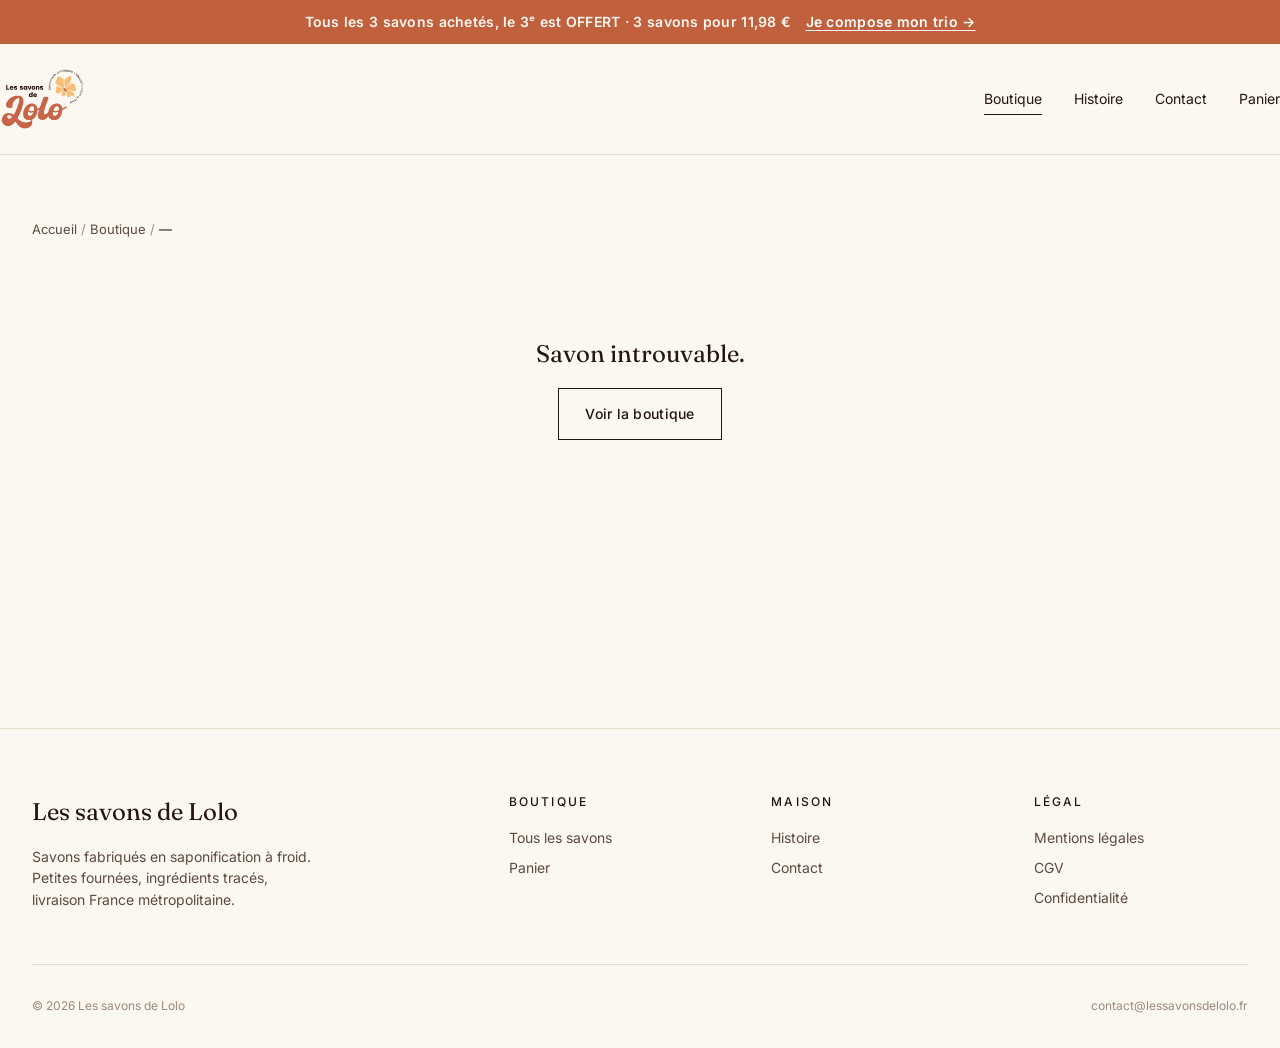
<file: produit.html>
<!DOCTYPE html>
<html lang="fr">
<head>
    <meta charset="UTF-8">
    <meta http-equiv="Cache-Control" content="no-cache, no-store, must-revalidate">
    <meta http-equiv="Pragma" content="no-cache">
    <meta http-equiv="Expires" content="0">
    <meta name="viewport" content="width=device-width, initial-scale=1.0">
    <title>Savon — Les savons de Lolo</title>
    <link rel="preconnect" href="https://fonts.googleapis.com">
    <link rel="preconnect" href="https://fonts.gstatic.com" crossorigin>
    <link href="https://fonts.googleapis.com/css2?family=Fraunces:ital,wght@0,400;0,500;1,400&family=Inter:wght@400;500&display=swap" rel="stylesheet">
    <link rel="icon" type="image/png" sizes="32x32" href="images/favicon-32.png">
    <link rel="apple-touch-icon" href="images/favicon-180.png">
    <link rel="stylesheet" href="css/style.css?v=12">
</head>
<body>

    <header class="site-header">
        <div class="wrap site-header__inner">
            <a href="index.html" class="brand" aria-label="Les savons de Lolo, accueil"><img src="images/logo-lolo-v2.png" alt="Les savons de Lolo — Savonnerie artisanale"></a>
            <nav class="main-nav" id="mainNav">
                <a href="boutique.html" class="is-active">Boutique</a>
                <a href="histoire.html">Histoire</a>
                <a href="contact.html">Contact</a>
                <a href="panier.html" class="cart-link">
                    Panier <span class="cart-link__count" data-count="0">0</span>
                </a>
            </nav>
            <button class="nav-burger" aria-label="Menu" aria-expanded="false">
                <span></span><span></span><span></span>
            </button>
        </div>
    </header>

    <main class="product-detail">
        <div class="wrap">
            <nav class="breadcrumb" id="breadcrumb">
                <a href="index.html">Accueil</a> / <a href="boutique.html">Boutique</a> / <span id="bcProduct">—</span>
            </nav>

            <div id="productMain" class="product-detail__grid">
                <!-- Injecté par JS -->
            </div>
        </div>
    </main>

    <footer class="site-footer">
        <div class="wrap">
            <div class="site-footer__top">
                <div>
                    <div class="site-footer__brand">Les savons de Lolo</div>
                    <p class="site-footer__about">
                        Savons fabriqués en saponification à froid. Petites fournées,
                        ingrédients tracés, livraison France métropolitaine.
                    </p>
                </div>
                <div>
                    <h4>Boutique</h4>
                    <ul>
                        <li><a href="boutique.html">Tous les savons</a></li>
                        <li><a href="panier.html">Panier</a></li>
                    </ul>
                </div>
                <div>
                    <h4>Maison</h4>
                    <ul>
                        <li><a href="histoire.html">Histoire</a></li>
                        <li><a href="contact.html">Contact</a></li>
                    </ul>
                </div>
                <div>
                    <h4>Légal</h4>
                    <ul>
                        <li><a href="mentions-legales.html">Mentions légales</a></li>
                        <li><a href="cgv.html">CGV</a></li>
                        <li><a href="confidentialite.html">Confidentialité</a></li>
                    </ul>
                </div>
            </div>
            <div class="site-footer__bottom">
                <span>© 2026 Les savons de Lolo</span>
                <div class="site-footer__legal">
                    <a href="mailto:contact@lessavonsdelolo.fr">contact@lessavonsdelolo.fr</a>
                </div>
            </div>
        </div>
    </footer>

    <script src="js/products.js?v=9"></script>
    <script src="js/cart.js?v=9"></script>
    <script src="js/main.js?v=9"></script>
    <script>
        const params = new URLSearchParams(window.location.search);
        const id = params.get('id');
        const product = LSL.products[id];
        const container = document.getElementById('productMain');

        if (!product) {
            container.innerHTML = `
                <div style="grid-column: 1/-1; text-align: center; padding: 4rem 0;">
                    <p style="font-family: var(--serif); font-size: 1.5rem; margin-bottom: 1rem;">Savon introuvable.</p>
                    <a class="btn btn-ghost" href="boutique.html">Voir la boutique</a>
                </div>
            `;
        } else {
            document.title = `${product.name} — Les savons de Lolo`;
            document.getElementById('bcProduct').textContent = product.name;

            container.innerHTML = `
                <figure class="product-detail__photo">
                    <img src="${product.photo}" alt="${product.name}">
                </figure>
                <div class="product-detail__info">
                    <p class="product-detail__num">Savon N° ${product.num} · ${product.categoryLabel}</p>
                    <h1 class="product-detail__name">${product.name}</h1>
                    <p class="product-detail__price">${LSL.formatPrice(product.price)}</p>
                    <p class="product-detail__weight">${product.weight} · ${product.subtitle}</p>
                    <p class="product-detail__desc">${product.description}</p>

                    <div class="product-detail__buy">
                        <div class="qty">
                            <button type="button" data-action="dec" aria-label="Diminuer">−</button>
                            <input type="number" id="qty" value="1" min="1" max="20">
                            <button type="button" data-action="inc" aria-label="Augmenter">+</button>
                        </div>
                        <button class="product-detail__add" id="addBtn">Ajouter au panier</button>
                    </div>

                    <details class="spec" open>
                        <summary>Composition</summary>
                        <div class="spec__body">
                            ${product.composition}
                            <br><br><strong>Surgraissage :</strong> 9 %.
                            <br>${product.certif}
                            <br><br><strong>INCI :</strong> ${product.inci}
                        </div>
                    </details>
                    <details class="spec">
                        <summary>Précautions</summary>
                        <div class="spec__body">${product.warnings}</div>
                    </details>
                    <details class="spec">
                        <summary>Livraison & retrait</summary>
                        <div class="spec__body">
                            Retrait sur place possible sur rendez-vous (gratuit).
                            Livraison France métropolitaine en colis suivi (4,90 €), gratuite à partir de 25 € d'achat.
                            Préparation sous 48 h à réception du paiement.
                        </div>
                    </details>
                </div>
            `;

            const qtyInput = document.getElementById('qty');
            container.querySelectorAll('.qty button').forEach(b => {
                b.addEventListener('click', () => {
                    let v = parseInt(qtyInput.value, 10) || 1;
                    v = b.dataset.action === 'inc' ? Math.min(v + 1, 20) : Math.max(v - 1, 1);
                    qtyInput.value = v;
                });
            });

            document.getElementById('addBtn').addEventListener('click', () => {
                const qty = Math.max(1, parseInt(qtyInput.value, 10) || 1);
                LSL.Cart.add(product.id, qty);
                LSL.toast(`${product.name} ajouté au panier (×${qty})`);
            });
        }
    </script>

</body>
</html>
</file>
<file: css/style.css>
/* ============================================================
   Les Savons de Lolo — feuille de style
   Direction: éditoriale, sobre, beaucoup d'espace, une seule typo
   ============================================================ */

:root {
    /* Palette — crème chaud + terracotta (logo) & abricot des pétales */
    --bg: #FBF7F1;
    --bg-alt: #F4EBDD;
    --bg-card: #FFFFFF;
    --border: #E9DDCB;
    --border-strong: #241413;

    --ink: #241413;
    --ink-soft: #5C4A40;
    --ink-mute: #9A8A7B;

    --accent: #C0603C;        /* terracotta — le « Lolo » du logo */
    --accent-soft: #D5895F;   /* terracotta clair */
    --accent-deep: #A24B2C;   /* terracotta foncé (hover appuyé) */
    --accent-2: #F0B46C;      /* abricot — les pétales de la fleur */

    --danger: #A8442B;

    /* Typographie — une seule famille serif éditoriale + une mono pour les numéros */
    --serif: 'Fraunces', 'Cormorant Garamond', Georgia, 'Times New Roman', serif;
    --sans: 'Inter', -apple-system, BlinkMacSystemFont, 'Helvetica Neue', Arial, sans-serif;

    /* Échelle typographique */
    --fs-12: 0.75rem;
    --fs-13: 0.8125rem;
    --fs-14: 0.875rem;
    --fs-16: 1rem;
    --fs-18: 1.125rem;
    --fs-20: 1.25rem;
    --fs-24: 1.5rem;
    --fs-32: 2rem;
    --fs-44: 2.75rem;
    --fs-60: 3.75rem;
    --fs-80: 5rem;

    /* Espacements */
    --s-4: 0.25rem;
    --s-8: 0.5rem;
    --s-12: 0.75rem;
    --s-16: 1rem;
    --s-24: 1.5rem;
    --s-32: 2rem;
    --s-48: 3rem;
    --s-64: 4rem;
    --s-96: 6rem;
    --s-128: 8rem;

    --container: 1320px;
    --container-narrow: 760px;
}

/* Reset minimal */
*, *::before, *::after { box-sizing: border-box; margin: 0; padding: 0; }
html { font-size: 16px; scroll-behavior: smooth; }
body {
    font-family: var(--sans);
    color: var(--ink);
    background: var(--bg);
    font-size: var(--fs-16);
    line-height: 1.55;
    -webkit-font-smoothing: antialiased;
    text-rendering: optimizeLegibility;
}
img { max-width: 100%; height: auto; display: block; }
a { color: inherit; text-decoration: none; }
button { font: inherit; cursor: pointer; border: none; background: none; color: inherit; }
input, textarea, select { font: inherit; color: inherit; }
ul, ol { list-style: none; }

::selection { background: var(--ink); color: var(--bg); }

/* ========== Conteneurs & utilitaires ========== */
.wrap {
    max-width: var(--container);
    margin: 0 auto;
    padding: 0 var(--s-32);
}
.wrap-narrow {
    max-width: var(--container-narrow);
    margin: 0 auto;
    padding: 0 var(--s-32);
}
@media (max-width: 720px) {
    .wrap, .wrap-narrow { padding: 0 var(--s-24); }
}

.eyebrow {
    font-family: var(--sans);
    font-size: var(--fs-12);
    font-weight: 500;
    letter-spacing: 0.18em;
    text-transform: uppercase;
    color: var(--ink-mute);
}

.serif {
    font-family: var(--serif);
    font-weight: 400;
    letter-spacing: -0.01em;
}

.lede {
    font-family: var(--serif);
    font-size: var(--fs-24);
    line-height: 1.45;
    color: var(--ink-soft);
    font-weight: 400;
}

.rule {
    height: 1px;
    background: var(--border);
    border: 0;
    margin: var(--s-64) 0;
}

/* ========== Boutons ========== */
.btn {
    display: inline-flex;
    align-items: center;
    gap: var(--s-8);
    padding: 14px 26px;
    font-size: var(--fs-14);
    font-weight: 500;
    letter-spacing: 0.02em;
    transition: background 0.2s ease, color 0.2s ease, border-color 0.2s ease;
    border: 1px solid transparent;
    cursor: pointer;
}
.btn-primary {
    background: var(--ink);
    color: var(--bg);
}
.btn-primary:hover {
    background: var(--accent);
}
.btn-ghost {
    background: transparent;
    color: var(--ink);
    border-color: var(--ink);
}
.btn-ghost:hover {
    background: var(--ink);
    color: var(--bg);
}
.btn-link {
    background: none;
    padding: 0;
    color: var(--ink);
    border-bottom: 1px solid var(--ink);
    border-radius: 0;
    transition: opacity 0.2s ease;
}
.btn-link:hover { opacity: 0.6; }

.btn-block { width: 100%; justify-content: center; }

.arrow-right::after {
    content: '→';
    margin-left: var(--s-4);
    display: inline-block;
    transition: transform 0.2s ease;
}
.arrow-right:hover::after {
    transform: translateX(4px);
}

/* ========== Header ========== */
.site-header {
    position: sticky;
    top: 0;
    z-index: 100;
    background: var(--bg);
    border-bottom: 1px solid var(--border);
}
.site-header__inner {
    display: flex;
    align-items: center;
    justify-content: space-between;
    padding: var(--s-24) 0;
}
.brand {
    font-family: var(--serif);
    font-size: var(--fs-20);
    font-weight: 500;
    letter-spacing: -0.01em;
    color: var(--ink);
}
.brand small {
    display: block;
    font-family: var(--sans);
    font-size: 10px;
    letter-spacing: 0.2em;
    text-transform: uppercase;
    color: var(--ink-mute);
    margin-top: 2px;
}
.brand img {
    height: 62px;
    width: auto;
    display: block;
}
@media (max-width: 560px) {
    .brand img { height: 46px; }
}
.main-nav {
    display: flex;
    align-items: center;
    gap: var(--s-32);
}
.main-nav a {
    font-size: var(--fs-14);
    color: var(--ink);
    padding: var(--s-8) 0;
    position: relative;
    transition: color 0.2s ease;
}
.main-nav a:hover { color: var(--accent); }
.main-nav a.is-active::after {
    content: '';
    position: absolute;
    left: 0; right: 0; bottom: 2px;
    height: 1px;
    background: var(--ink);
}
.cart-link {
    display: inline-flex;
    align-items: center;
    gap: var(--s-8);
    font-size: var(--fs-14);
}
.cart-link__count {
    display: inline-flex;
    align-items: center;
    justify-content: center;
    min-width: 22px;
    height: 22px;
    padding: 0 6px;
    border-radius: 999px;
    background: var(--ink);
    color: var(--bg);
    font-size: var(--fs-12);
    font-weight: 500;
}
.cart-link__count[data-count="0"] { display: none; }
.nav-burger {
    display: none;
    width: 28px;
    height: 28px;
    flex-direction: column;
    justify-content: center;
    align-items: center;
    gap: 5px;
}
.nav-burger span {
    width: 20px;
    height: 1px;
    background: var(--ink);
}

@media (max-width: 900px) {
    .main-nav {
        position: fixed;
        inset: 0;
        background: var(--bg);
        flex-direction: column;
        justify-content: center;
        gap: var(--s-32);
        transform: translateX(100%);
        transition: transform 0.3s ease;
    }
    .main-nav.is-open { transform: translateX(0); }
    .main-nav a { font-size: var(--fs-20); font-family: var(--serif); }
    .nav-burger { display: flex; z-index: 110; position: relative; }
    .nav-burger.is-open span:nth-child(1) { transform: translateY(6px) rotate(45deg); }
    .nav-burger.is-open span:nth-child(2) { opacity: 0; }
    .nav-burger.is-open span:nth-child(3) { transform: translateY(-6px) rotate(-45deg); }
}

/* ========== Footer ========== */
.site-footer {
    border-top: 1px solid var(--border);
    margin-top: var(--s-128);
    padding: var(--s-64) 0 var(--s-32);
    font-size: var(--fs-14);
    color: var(--ink-soft);
}
.site-footer__top {
    display: grid;
    grid-template-columns: 2fr 1fr 1fr 1fr;
    gap: var(--s-48);
    padding-bottom: var(--s-48);
    border-bottom: 1px solid var(--border);
}
.site-footer__brand {
    font-family: var(--serif);
    font-size: var(--fs-24);
    color: var(--ink);
    margin-bottom: var(--s-16);
}
.site-footer__about {
    max-width: 32ch;
}
.site-footer h4 {
    font-family: var(--sans);
    font-size: var(--fs-12);
    font-weight: 500;
    letter-spacing: 0.18em;
    text-transform: uppercase;
    color: var(--ink);
    margin-bottom: var(--s-16);
}
.site-footer ul li {
    margin-bottom: var(--s-8);
}
.site-footer ul a:hover { color: var(--accent); }
.site-footer__bottom {
    padding-top: var(--s-32);
    display: flex;
    justify-content: space-between;
    font-size: var(--fs-12);
    color: var(--ink-mute);
    flex-wrap: wrap;
    gap: var(--s-16);
}
.site-footer__legal {
    display: flex;
    gap: var(--s-24);
    flex-wrap: wrap;
}
.site-footer__legal a:hover { color: var(--ink); }

@media (max-width: 900px) {
    .site-footer__top {
        grid-template-columns: 1fr 1fr;
        gap: var(--s-32);
    }
}
@media (max-width: 560px) {
    .site-footer__top { grid-template-columns: 1fr; }
}

/* ============================================================
   CONVERSION — bandeau, offre, relances panier
   ============================================================ */
.announce {
    background: var(--accent);
    color: #FAF8F3;
    text-align: center;
    font-size: var(--fs-14);
    letter-spacing: 0.02em;
    padding: 12px 16px;
    line-height: 1.4;
}
.announce strong { font-weight: 600; }
.announce s { opacity: 0.6; font-weight: 400; }
.announce a {
    color: #fff;
    font-weight: 600;
    text-decoration: underline;
    text-underline-offset: 3px;
    margin-left: 10px;
    white-space: nowrap;
}
@media (max-width: 560px) {
    .announce { font-size: var(--fs-13); padding: 10px 14px; }
    .announce a { margin-left: 6px; display: inline-block; }
}

/* Pastille promo dans le hero */
.hero__promo {
    display: inline-flex;
    align-items: center;
    gap: 8px;
    background: var(--accent);
    color: #FAF8F3;
    border-radius: 999px;
    padding: 7px 16px;
    font-size: var(--fs-13);
    font-weight: 600;
    letter-spacing: 0.02em;
    margin-bottom: var(--s-24);
}
.hero__promo::before {
    content: '';
    width: 7px; height: 7px;
    border-radius: 50%;
    background: #FAF8F3;
}

/* Bande offre (accueil) */
.offer {
    background: var(--accent);
    color: #FAF8F3;
    padding: var(--s-64) 0;
}
.offer__inner {
    display: grid;
    grid-template-columns: 1.1fr 1.4fr auto;
    gap: var(--s-48);
    align-items: center;
}
.offer .eyebrow { color: rgba(255,255,255,0.65); }
.offer h2 {
    font-family: var(--serif);
    font-size: var(--fs-32);
    line-height: 1.05;
    letter-spacing: -0.015em;
    margin: var(--s-8) 0 var(--s-12);
}
.offer p { font-size: var(--fs-14); color: rgba(255,255,255,0.85); line-height: 1.6; }
.offer__tiers {
    display: grid;
    grid-template-columns: repeat(3, 1fr);
    gap: var(--s-16);
}
.offer__tiers li {
    border: 1px solid rgba(255,255,255,0.25);
    padding: var(--s-16);
    text-align: center;
}
.offer__tiers strong {
    display: block;
    font-size: var(--fs-12);
    letter-spacing: 0.1em;
    text-transform: uppercase;
    color: rgba(255,255,255,0.7);
    margin-bottom: var(--s-8);
    font-weight: 500;
}
.offer__tiers span {
    display: block;
    font-family: var(--serif);
    font-size: var(--fs-24);
    line-height: 1.1;
}
.offer__tiers small { font-size: var(--fs-12); color: rgba(255,255,255,0.7); }
.offer .btn-primary { background: #FAF8F3; color: var(--ink); border-color: #FAF8F3; white-space: nowrap; }
.offer .btn-primary:hover { background: #fff; }
@media (max-width: 980px) {
    .offer__inner { grid-template-columns: 1fr; gap: var(--s-24); }
    .offer { padding: var(--s-48) 0; }
}
@media (max-width: 560px) {
    .offer__tiers { grid-template-columns: 1fr; }
}

/* Relance panier */
.cart-nudge {
    margin-top: var(--s-24);
    padding: var(--s-12) var(--s-16);
    background: var(--bg-alt);
    border-left: 2px solid var(--accent);
    font-size: var(--fs-13);
    color: var(--ink);
}
.cart__row--offer { color: var(--accent); }
.cart__row--offer span:last-child { font-weight: 500; }

/* ============================================================
   ACCUEIL
   ============================================================ */

/* Hero */
.hero {
    padding: var(--s-96) 0 var(--s-48);
    border-bottom: 1px solid var(--border);
}
.hero__grid {
    display: grid;
    grid-template-columns: 1fr 1.1fr;
    gap: var(--s-96);
    align-items: end;
}
.hero__title {
    font-family: var(--serif);
    font-weight: 400;
    font-size: clamp(var(--fs-44), 7vw, var(--fs-80));
    line-height: 0.95;
    letter-spacing: -0.025em;
    color: var(--ink);
}
.hero__title em {
    font-style: italic;
    color: var(--accent);
}
.hero__sub {
    margin-top: var(--s-32);
    max-width: 38ch;
    font-size: var(--fs-18);
    color: var(--ink-soft);
    line-height: 1.6;
}
.hero__cta {
    margin-top: var(--s-32);
    display: flex;
    gap: var(--s-16);
    flex-wrap: wrap;
}
.hero__visual {
    position: relative;
}
.hero__visual { position: relative; }
.hero__photo {
    aspect-ratio: 1/1;
    background: var(--bg-alt);
    object-fit: cover;
    width: 100%;
}

/* Sticker promo rond sur la photo */
.hero__sticker {
    position: absolute;
    top: -20px;
    right: -20px;
    width: 150px;
    height: 150px;
    border-radius: 50%;
    background: var(--accent-2);
    color: var(--ink);
    display: flex;
    flex-direction: column;
    align-items: center;
    justify-content: center;
    text-align: center;
    padding: 12px;
    transform: rotate(-7deg);
    box-shadow: 0 10px 28px rgba(192,96,60,0.30);
    z-index: 4;
    transition: transform 0.3s ease;
}
.hero__sticker:hover { transform: rotate(-3deg) scale(1.04); }
.hero__sticker-strip {
    font-family: var(--sans);
    font-size: 10px;
    letter-spacing: 0.18em;
    text-transform: uppercase;
    opacity: 0.92;
}
.hero__sticker-price {
    font-family: var(--serif);
    font-style: italic;
    font-size: 42px;
    line-height: 1;
    margin: 6px 0 4px;
}
.hero__sticker-sub {
    font-family: var(--sans);
    font-size: 11px;
    line-height: 1.4;
    opacity: 0.92;
}
.hero__sticker-sub s { opacity: 0.6; }

@media (max-width: 560px) {
    .hero__sticker { width: 104px; height: 104px; top: 8px; right: 8px; }
    .hero__sticker-price { font-size: 28px; }
    .hero__sticker-strip, .hero__sticker-sub { font-size: 10px; }
}

/* ============================================================
   MOBILE / iOS (iPhone Safari) — derniers ajustements
   ============================================================ */

/* Pas de halo gris au tap */
* { -webkit-tap-highlight-color: transparent; }

/* Évite tout débordement horizontal (sticker, ombres, transforms) */
html, body { overflow-x: hidden; }

/* Safari n'autozoome plus au focus quand l'input fait >= 16px */
.field input,
.field textarea,
.field select,
.contact-form input,
.contact-form textarea,
.contact-form select,
.qty input {
    font-size: 16px;
}

/* Encoche iPhone : on respecte les safe-areas */
.announce {
    padding-top: max(12px, env(safe-area-inset-top));
    padding-left: max(16px, env(safe-area-inset-left));
    padding-right: max(16px, env(safe-area-inset-right));
}
.site-footer {
    padding-bottom: max(var(--s-32), env(safe-area-inset-bottom));
}

/* Tap-targets confortables (>= 44 px) sur mobile */
@media (max-width: 720px) {
    .filter {
        padding: 12px 6px;
        font-size: var(--fs-14);
    }
    .product__add {
        padding: 14px;
        font-size: var(--fs-14);
        min-height: 44px;
    }
    .cart-line__remove {
        padding: 12px 0;
        font-size: var(--fs-13);
    }
    .nav-burger {
        width: 44px;
        height: 44px;
        padding: 8px;
    }
    .field-row {
        grid-template-columns: 1fr;
    }
    .hero__title {
        font-size: clamp(2rem, 8vw, 3rem);
    }
    .hero { padding: var(--s-48) 0 var(--s-24); }
    .section-head__title { font-size: var(--fs-32); }
    .shop__head h1 { font-size: var(--fs-44); }
    .cart h1 { font-size: var(--fs-44); }
}
.hero__caption {
    margin-top: var(--s-16);
    display: flex;
    justify-content: space-between;
    font-size: var(--fs-12);
    color: var(--ink-mute);
    letter-spacing: 0.05em;
}

@media (max-width: 900px) {
    .hero__grid { grid-template-columns: 1fr; gap: var(--s-48); }
    .hero { padding: var(--s-48) 0; }
}

/* Manifeste / valeurs */
.manifesto {
    padding: var(--s-96) 0;
    border-bottom: 1px solid var(--border);
}
.manifesto__grid {
    display: grid;
    grid-template-columns: 1fr 2fr;
    gap: var(--s-96);
}
.manifesto__title {
    font-family: var(--serif);
    font-size: var(--fs-32);
    line-height: 1.1;
    letter-spacing: -0.015em;
}
.manifesto__list {
    display: grid;
    grid-template-columns: repeat(3, 1fr);
    gap: var(--s-48);
}
.manifesto__item h3 {
    font-family: var(--serif);
    font-size: var(--fs-20);
    font-weight: 500;
    margin-bottom: var(--s-12);
}
.manifesto__item p {
    font-size: var(--fs-14);
    color: var(--ink-soft);
    line-height: 1.6;
}
.manifesto__item .num {
    font-family: var(--serif);
    font-style: italic;
    font-size: var(--fs-13);
    color: var(--ink-mute);
    display: block;
    margin-bottom: var(--s-12);
}

@media (max-width: 900px) {
    .manifesto__grid { grid-template-columns: 1fr; gap: var(--s-32); }
    .manifesto__list { grid-template-columns: 1fr; gap: var(--s-32); }
    .manifesto { padding: var(--s-48) 0; }
}

/* Aperçu boutique sur l'accueil */
.shop-preview {
    padding: var(--s-96) 0;
    border-bottom: 1px solid var(--border);
}
.section-head {
    display: flex;
    justify-content: space-between;
    align-items: end;
    margin-bottom: var(--s-48);
    gap: var(--s-32);
    flex-wrap: wrap;
}
.section-head__title {
    font-family: var(--serif);
    font-size: var(--fs-44);
    line-height: 1;
    letter-spacing: -0.02em;
}

/* Collections de saison (accueil) */
.collections {
    padding: var(--s-96) 0;
    border-bottom: 1px solid var(--border);
}
.collections__grid {
    display: grid;
    grid-template-columns: repeat(4, 1fr);
    gap: var(--s-24);
}
.collection-card {
    display: block;
    color: var(--ink);
}
.collection-card__photo {
    aspect-ratio: 3/4;
    overflow: hidden;
    background: var(--bg-alt);
    margin-bottom: var(--s-12);
}
.collection-card__photo img {
    width: 100%;
    height: 100%;
    object-fit: cover;
    transition: transform 0.6s ease;
    filter: saturate(0.95);
}
.collection-card:hover .collection-card__photo img { transform: scale(1.04); }
.collection-card h3 {
    font-family: var(--serif);
    font-size: var(--fs-20);
    font-weight: 500;
}
.collection-card p {
    font-size: var(--fs-13);
    color: var(--ink-mute);
}
@media (max-width: 900px) {
    .collections { padding: var(--s-48) 0; }
    .collections__grid { grid-template-columns: repeat(2, 1fr); gap: var(--s-16); }
}

/* ============================================================
   BOUTIQUE — Grille produits
   ============================================================ */
.shop {
    padding: var(--s-64) 0 var(--s-96);
}
.shop__head {
    margin-bottom: var(--s-48);
    display: grid;
    grid-template-columns: 2fr 1fr;
    gap: var(--s-48);
    align-items: end;
    padding-bottom: var(--s-32);
    border-bottom: 1px solid var(--border);
}
.shop__head h1 {
    font-family: var(--serif);
    font-size: var(--fs-60);
    line-height: 0.95;
    letter-spacing: -0.025em;
}
.shop__head p {
    color: var(--ink-soft);
    max-width: 40ch;
}
.filters {
    display: flex;
    gap: var(--s-24);
    flex-wrap: wrap;
    margin-bottom: var(--s-48);
    padding-bottom: var(--s-24);
    border-bottom: 1px solid var(--border);
}
.filter {
    font-size: var(--fs-13);
    letter-spacing: 0.05em;
    color: var(--ink-mute);
    padding: 4px 0;
    border-bottom: 1px solid transparent;
    transition: color 0.2s ease, border-color 0.2s ease;
}
.filter:hover { color: var(--ink); }
.filter.is-active {
    color: var(--ink);
    border-bottom-color: var(--ink);
}

.products {
    display: grid;
    grid-template-columns: repeat(3, 1fr);
    gap: var(--s-64) var(--s-32);
}
@media (max-width: 900px) {
    .products { grid-template-columns: repeat(2, 1fr); gap: var(--s-48) var(--s-24); }
    .shop__head { grid-template-columns: 1fr; }
    .shop__head h1 { font-size: var(--fs-44); }
}
@media (max-width: 560px) {
    .products { grid-template-columns: 1fr; }
}

.product {
    display: block;
    color: var(--ink);
}
.product__link {
    display: block;
    color: inherit;
}
.product__add {
    width: 100%;
    margin-top: var(--s-12);
    padding: 11px;
    border: 1px solid var(--ink);
    background: transparent;
    color: var(--ink);
    font-size: var(--fs-13);
    letter-spacing: 0.03em;
    transition: background 0.2s ease, color 0.2s ease;
}
.product__add:hover { background: var(--ink); color: var(--bg); }
.product__add.is-added { background: var(--accent); color: #fff; border-color: var(--accent); }
.product__photo {
    aspect-ratio: 1/1;
    background: var(--bg-alt);
    overflow: hidden;
    margin-bottom: var(--s-16);
    position: relative;
}
.product__photo img {
    width: 100%;
    height: 100%;
    object-fit: cover;
    transition: transform 0.6s ease;
}
.product:hover .product__photo img { transform: scale(1.03); }
.product__num {
    font-family: var(--serif);
    font-style: italic;
    font-size: var(--fs-13);
    color: var(--ink-mute);
}
.product__name {
    font-family: var(--serif);
    font-size: var(--fs-20);
    font-weight: 500;
    margin: 2px 0 var(--s-4);
    letter-spacing: -0.005em;
}
.product__meta {
    display: flex;
    justify-content: space-between;
    align-items: baseline;
    font-size: var(--fs-13);
    color: var(--ink-soft);
}
.product__price {
    font-family: var(--serif);
    font-size: var(--fs-16);
    color: var(--ink);
}
.product__cat {
    font-size: var(--fs-12);
    letter-spacing: 0.12em;
    text-transform: uppercase;
    color: var(--ink-mute);
}

/* ============================================================
   FICHE PRODUIT
   ============================================================ */
.product-detail {
    padding: var(--s-64) 0 var(--s-96);
}
.breadcrumb {
    font-size: var(--fs-13);
    color: var(--ink-mute);
    margin-bottom: var(--s-32);
}
.breadcrumb a { color: var(--ink-soft); }
.breadcrumb a:hover { color: var(--ink); }
.breadcrumb span { color: var(--ink); }

.product-detail__grid {
    display: grid;
    grid-template-columns: 1.1fr 1fr;
    gap: var(--s-96);
    align-items: start;
}
.product-detail__photo {
    aspect-ratio: 1/1;
    background: var(--bg-alt);
    overflow: hidden;
}
.product-detail__photo img {
    width: 100%;
    height: 100%;
    object-fit: cover;
}
.product-detail__info { position: sticky; top: var(--s-96); }
.product-detail__num {
    font-family: var(--serif);
    font-style: italic;
    font-size: var(--fs-14);
    color: var(--ink-mute);
    margin-bottom: var(--s-8);
}
.product-detail__name {
    font-family: var(--serif);
    font-size: var(--fs-44);
    line-height: 1;
    letter-spacing: -0.02em;
    margin-bottom: var(--s-16);
}
.product-detail__price {
    font-family: var(--serif);
    font-size: var(--fs-24);
    margin-bottom: var(--s-4);
}
.product-detail__weight {
    font-size: var(--fs-13);
    color: var(--ink-mute);
    letter-spacing: 0.05em;
    margin-bottom: var(--s-32);
}
.product-detail__desc {
    font-size: var(--fs-16);
    color: var(--ink-soft);
    line-height: 1.65;
    margin-bottom: var(--s-32);
    max-width: 50ch;
}
.product-detail__buy {
    display: flex;
    gap: var(--s-16);
    align-items: stretch;
    margin-bottom: var(--s-32);
    flex-wrap: wrap;
}

.qty {
    display: inline-flex;
    align-items: center;
    border: 1px solid var(--ink);
}
.qty button {
    width: 44px;
    height: 48px;
    font-size: var(--fs-18);
    transition: background 0.2s ease, color 0.2s ease;
}
.qty button:hover { background: var(--ink); color: var(--bg); }
.qty input {
    width: 48px;
    height: 48px;
    text-align: center;
    border: 0;
    background: transparent;
    font-size: var(--fs-14);
    font-weight: 500;
    -moz-appearance: textfield;
    appearance: textfield;
}
.qty input::-webkit-inner-spin-button, .qty input::-webkit-outer-spin-button {
    -webkit-appearance: none; margin: 0;
}

.product-detail__add {
    flex: 1;
    min-width: 200px;
    min-height: 48px;
    background: var(--ink);
    color: var(--bg);
    font-size: var(--fs-14);
    letter-spacing: 0.05em;
    padding: 0 var(--s-24);
    transition: background 0.2s ease;
}
.product-detail__add:hover { background: var(--accent); }
.product-detail__add:disabled { background: var(--ink-mute); cursor: not-allowed; }

details.spec {
    border-top: 1px solid var(--border);
    padding: var(--s-16) 0;
}
details.spec[open] { padding-bottom: var(--s-16); }
details.spec:last-of-type { border-bottom: 1px solid var(--border); }
details.spec summary {
    list-style: none;
    cursor: pointer;
    display: flex;
    justify-content: space-between;
    align-items: center;
    font-family: var(--sans);
    font-size: var(--fs-13);
    letter-spacing: 0.12em;
    text-transform: uppercase;
    font-weight: 500;
}
details.spec summary::-webkit-details-marker { display: none; }
details.spec summary::after {
    content: '+';
    font-family: var(--serif);
    font-size: var(--fs-24);
    font-weight: 300;
    transition: transform 0.2s ease;
}
details.spec[open] summary::after { content: '−'; }
details.spec .spec__body {
    padding-top: var(--s-16);
    font-size: var(--fs-14);
    color: var(--ink-soft);
    line-height: 1.7;
}

@media (max-width: 900px) {
    .product-detail__grid { grid-template-columns: 1fr; gap: var(--s-32); }
    .product-detail__info { position: static; }
    .product-detail__name { font-size: var(--fs-32); }
}

/* ============================================================
   PANIER
   ============================================================ */
.cart {
    padding: var(--s-64) 0 var(--s-96);
}
.cart h1 {
    font-family: var(--serif);
    font-size: var(--fs-60);
    line-height: 0.95;
    letter-spacing: -0.025em;
    margin-bottom: var(--s-48);
}
.cart__grid {
    display: grid;
    grid-template-columns: 1.7fr 1fr;
    gap: var(--s-96);
    align-items: start;
}
.cart__list { border-top: 1px solid var(--border); }
.cart-line {
    display: grid;
    grid-template-columns: 96px 1fr auto auto;
    gap: var(--s-24);
    align-items: center;
    padding: var(--s-24) 0;
    border-bottom: 1px solid var(--border);
}
.cart-line__photo {
    width: 96px;
    aspect-ratio: 1;
    background: var(--bg-alt);
    overflow: hidden;
}
.cart-line__photo img { width: 100%; height: 100%; object-fit: cover; }
.cart-line__name {
    font-family: var(--serif);
    font-size: var(--fs-18);
    font-weight: 500;
    margin-bottom: var(--s-4);
}
.cart-line__meta {
    font-size: var(--fs-13);
    color: var(--ink-mute);
}
.cart-line__price {
    font-family: var(--serif);
    font-size: var(--fs-18);
}
.cart-line__remove {
    font-size: var(--fs-12);
    color: var(--ink-mute);
    text-decoration: underline;
    text-underline-offset: 3px;
    padding: var(--s-8);
}
.cart-line__remove:hover { color: var(--danger); }
.cart-line .qty button { width: 36px; height: 40px; font-size: var(--fs-16); }
.cart-line .qty input { width: 36px; height: 40px; }
.cart-empty {
    padding: var(--s-96) 0;
    text-align: center;
    color: var(--ink-soft);
}
.cart-empty p { margin-bottom: var(--s-24); font-size: var(--fs-18); }

.cart__summary {
    background: var(--bg-alt);
    padding: var(--s-32);
    position: sticky;
    top: var(--s-96);
}
.cart__summary h3 {
    font-family: var(--serif);
    font-size: var(--fs-20);
    font-weight: 500;
    margin-bottom: var(--s-24);
    letter-spacing: -0.005em;
}
.cart__row {
    display: flex;
    justify-content: space-between;
    padding: var(--s-12) 0;
    font-size: var(--fs-14);
    color: var(--ink-soft);
}
.cart__row--total {
    border-top: 1px solid var(--border-strong);
    margin-top: var(--s-12);
    padding-top: var(--s-16);
    font-family: var(--serif);
    font-size: var(--fs-20);
    color: var(--ink);
}

@media (max-width: 900px) {
    .cart__grid { grid-template-columns: 1fr; }
    .cart__summary { position: static; }
    .cart-line {
        grid-template-columns: 72px 1fr;
        grid-template-areas:
            "photo info"
            "photo price"
            "qty remove";
        column-gap: var(--s-16);
        row-gap: var(--s-12);
    }
    .cart-line__photo { grid-area: photo; width: 72px; }
    .cart-line__info { grid-area: info; }
    .cart-line__price { grid-area: price; justify-self: start; }
    .cart-line .qty { grid-area: qty; }
    .cart-line__remove { grid-area: remove; justify-self: end; }
}

/* ============================================================
   CHECKOUT
   ============================================================ */
.checkout {
    padding: var(--s-64) 0 var(--s-96);
}
.checkout h1 {
    font-family: var(--serif);
    font-size: var(--fs-44);
    line-height: 1;
    letter-spacing: -0.02em;
    margin-bottom: var(--s-12);
}
.checkout__sub { color: var(--ink-soft); margin-bottom: var(--s-48); }
.checkout__grid {
    display: grid;
    grid-template-columns: 1.5fr 1fr;
    gap: var(--s-64);
    align-items: start;
}

.form-section {
    margin-bottom: var(--s-48);
}
.form-section h2 {
    font-family: var(--sans);
    font-size: var(--fs-12);
    font-weight: 500;
    letter-spacing: 0.18em;
    text-transform: uppercase;
    color: var(--ink-mute);
    margin-bottom: var(--s-24);
    padding-bottom: var(--s-12);
    border-bottom: 1px solid var(--border);
}
.field {
    margin-bottom: var(--s-16);
}
.field label {
    display: block;
    font-size: var(--fs-12);
    letter-spacing: 0.05em;
    text-transform: uppercase;
    color: var(--ink-mute);
    margin-bottom: var(--s-8);
}
.field input,
.field textarea,
.field select {
    width: 100%;
    padding: 14px 16px;
    background: var(--bg-card);
    border: 1px solid var(--border);
    font-size: var(--fs-14);
    transition: border-color 0.2s ease;
}
.field input:focus,
.field textarea:focus,
.field select:focus {
    outline: none;
    border-color: var(--ink);
}
.field-row {
    display: grid;
    grid-template-columns: 1fr 1fr;
    gap: var(--s-16);
}
.choices {
    display: grid;
    gap: var(--s-12);
}
.choice {
    display: flex;
    gap: var(--s-12);
    padding: var(--s-16);
    border: 1px solid var(--border);
    cursor: pointer;
    transition: border-color 0.2s ease, background 0.2s ease;
}
.choice:has(input:checked) {
    border-color: var(--ink);
    background: var(--bg-card);
}
.choice input { margin-top: 4px; accent-color: var(--ink); }
.choice__body strong {
    display: block;
    font-family: var(--serif);
    font-size: var(--fs-16);
    font-weight: 500;
    margin-bottom: var(--s-4);
}
.choice__body small {
    color: var(--ink-soft);
    font-size: var(--fs-13);
    line-height: 1.5;
}

.checkout__summary {
    background: var(--bg-alt);
    padding: var(--s-32);
    position: sticky;
    top: var(--s-96);
}
.checkout__summary h3 {
    font-family: var(--serif);
    font-size: var(--fs-20);
    font-weight: 500;
    margin-bottom: var(--s-24);
}
.checkout__lines {
    border-top: 1px solid var(--border);
}
.checkout__line {
    display: grid;
    grid-template-columns: 60px 1fr auto;
    gap: var(--s-16);
    align-items: center;
    padding: var(--s-16) 0;
    border-bottom: 1px solid var(--border);
}
.checkout__line img {
    width: 60px;
    aspect-ratio: 1;
    object-fit: cover;
    background: var(--bg);
}
.checkout__line strong {
    font-family: var(--serif);
    font-size: var(--fs-14);
    font-weight: 500;
    display: block;
}
.checkout__line small {
    font-size: var(--fs-12);
    color: var(--ink-mute);
}
.checkout__line span {
    font-family: var(--serif);
    font-size: var(--fs-14);
}

@media (max-width: 900px) {
    .checkout__grid { grid-template-columns: 1fr; gap: var(--s-32); }
    .checkout__summary { position: static; }
}

/* Page confirmation */
.confirm {
    padding: var(--s-128) 0;
    text-align: center;
}
.confirm h1 {
    font-family: var(--serif);
    font-size: var(--fs-60);
    line-height: 0.95;
    letter-spacing: -0.025em;
    margin-bottom: var(--s-24);
}
.confirm p {
    max-width: 50ch;
    margin: 0 auto var(--s-16);
    color: var(--ink-soft);
}
.confirm__ref {
    display: inline-block;
    margin-top: var(--s-24);
    padding: var(--s-12) var(--s-24);
    background: var(--bg-alt);
    font-family: var(--serif);
    font-size: var(--fs-20);
    letter-spacing: 0.05em;
}
.confirm__iban {
    margin-top: var(--s-32);
    padding: var(--s-24);
    background: var(--bg-alt);
    max-width: 500px;
    margin-left: auto;
    margin-right: auto;
    text-align: left;
    font-size: var(--fs-14);
    line-height: 1.7;
}
.confirm__iban code {
    display: inline-block;
    background: var(--bg-card);
    padding: 4px 8px;
    border: 1px solid var(--border);
    font-family: 'SFMono-Regular', Consolas, monospace;
    margin-top: var(--s-4);
}

/* ============================================================
   HISTOIRE
   ============================================================ */
.story {
    padding: var(--s-96) 0 0;
}
.story__intro {
    max-width: 720px;
}
.story__intro .eyebrow { margin-bottom: var(--s-16); }
.story__intro h1 {
    font-family: var(--serif);
    font-size: clamp(var(--fs-44), 6vw, var(--fs-80));
    line-height: 0.95;
    letter-spacing: -0.025em;
    margin-bottom: var(--s-32);
}
.story__intro p {
    font-family: var(--serif);
    font-size: var(--fs-24);
    line-height: 1.45;
    color: var(--ink-soft);
}
.story__photo {
    margin: var(--s-96) 0;
}
.story__photo img {
    width: 100%;
    aspect-ratio: 16/9;
    object-fit: cover;
    background: var(--bg-alt);
}
.story__photo figcaption {
    margin-top: var(--s-12);
    font-size: var(--fs-12);
    color: var(--ink-mute);
    letter-spacing: 0.05em;
}
.story__body {
    max-width: 640px;
    margin: 0 auto;
}
.story__body h2 {
    font-family: var(--serif);
    font-size: var(--fs-32);
    line-height: 1.1;
    letter-spacing: -0.01em;
    margin: var(--s-48) 0 var(--s-16);
}
.story__body p {
    font-size: var(--fs-16);
    line-height: 1.7;
    color: var(--ink-soft);
    margin-bottom: var(--s-16);
}
.story__body strong { color: var(--ink); font-weight: 500; }
.story__steps {
    counter-reset: step;
    display: grid;
    gap: var(--s-32);
    margin: var(--s-32) 0;
}
.story__step {
    counter-increment: step;
    padding-top: var(--s-16);
    border-top: 1px solid var(--border);
}
.story__step::before {
    content: counter(step, decimal-leading-zero);
    font-family: var(--serif);
    font-style: italic;
    font-size: var(--fs-14);
    color: var(--ink-mute);
    display: block;
    margin-bottom: var(--s-8);
}
.story__step h3 {
    font-family: var(--serif);
    font-size: var(--fs-20);
    font-weight: 500;
    margin-bottom: var(--s-8);
}
.story__step p {
    font-size: var(--fs-14);
    color: var(--ink-soft);
    margin: 0;
}

/* ============================================================
   CONTACT
   ============================================================ */
.contact-page {
    padding: var(--s-64) 0 var(--s-96);
}
.contact-page__grid {
    display: grid;
    grid-template-columns: 1fr 1.2fr;
    gap: var(--s-96);
    align-items: start;
}
.contact-page h1 {
    font-family: var(--serif);
    font-size: var(--fs-60);
    line-height: 0.95;
    letter-spacing: -0.025em;
    margin-bottom: var(--s-24);
}
.contact-page__intro {
    font-family: var(--serif);
    font-size: var(--fs-20);
    line-height: 1.55;
    color: var(--ink-soft);
    margin-bottom: var(--s-32);
}
.contact-page__info dt {
    font-size: var(--fs-12);
    letter-spacing: 0.18em;
    text-transform: uppercase;
    color: var(--ink-mute);
    margin-top: var(--s-24);
    margin-bottom: var(--s-4);
}
.contact-page__info dd {
    font-family: var(--serif);
    font-size: var(--fs-18);
}
.contact-page__info dd a:hover { color: var(--accent); }

@media (max-width: 900px) {
    .contact-page__grid { grid-template-columns: 1fr; gap: var(--s-48); }
}

/* ============================================================
   PAGES LÉGALES
   ============================================================ */
.legal {
    padding: var(--s-64) 0 var(--s-96);
}
.legal__head {
    max-width: var(--container-narrow);
    margin: 0 auto var(--s-48);
}
.legal__head .eyebrow { display: block; margin-bottom: var(--s-12); }
.legal__head h1 {
    font-family: var(--serif);
    font-size: clamp(var(--fs-32), 5vw, var(--fs-60));
    line-height: 1;
    letter-spacing: -0.02em;
}
.legal__head p {
    margin-top: var(--s-16);
    color: var(--ink-mute);
    font-size: var(--fs-14);
}
.legal__body {
    max-width: var(--container-narrow);
    margin: 0 auto;
}
.legal__body h2 {
    font-family: var(--serif);
    font-size: var(--fs-24);
    letter-spacing: -0.01em;
    margin: var(--s-48) 0 var(--s-12);
    padding-top: var(--s-24);
    border-top: 1px solid var(--border);
}
.legal__body h2:first-child { border-top: 0; padding-top: 0; margin-top: 0; }
.legal__body h3 {
    font-family: var(--sans);
    font-size: var(--fs-14);
    font-weight: 500;
    margin: var(--s-24) 0 var(--s-8);
}
.legal__body p, .legal__body li {
    font-size: var(--fs-14);
    line-height: 1.75;
    color: var(--ink-soft);
    margin-bottom: var(--s-12);
}
.legal__body ul {
    list-style: none;
    padding-left: var(--s-16);
}
.legal__body li {
    position: relative;
    padding-left: var(--s-16);
}
.legal__body li::before {
    content: '—';
    position: absolute;
    left: 0;
    color: var(--ink-mute);
}
.legal__body strong { color: var(--ink); font-weight: 500; }
.legal__body .todo {
    background: var(--bg-alt);
    padding: 2px 6px;
    border-radius: 2px;
    font-family: 'SFMono-Regular', Consolas, monospace;
    font-size: 0.85em;
    color: var(--danger);
}
.legal__updated {
    margin-top: var(--s-48);
    padding-top: var(--s-24);
    border-top: 1px solid var(--border);
    font-size: var(--fs-12);
    color: var(--ink-mute);
}

/* ============================================================
   NOTIFICATIONS
   ============================================================ */
.toast {
    position: fixed;
    bottom: var(--s-32);
    left: 50%;
    transform: translateX(-50%) translateY(80px);
    background: var(--ink);
    color: var(--bg);
    padding: var(--s-16) var(--s-24);
    font-size: var(--fs-13);
    letter-spacing: 0.05em;
    z-index: 200;
    opacity: 0;
    transition: transform 0.3s ease, opacity 0.3s ease;
    max-width: 90vw;
}
.toast.is-visible {
    opacity: 1;
    transform: translateX(-50%) translateY(0);
}

/* Reveal on scroll (subtil) */
.reveal {
    opacity: 0;
    transform: translateY(12px);
    transition: opacity 0.6s ease, transform 0.6s ease;
}
.reveal.in-view {
    opacity: 1;
    transform: translateY(0);
}
</file>
